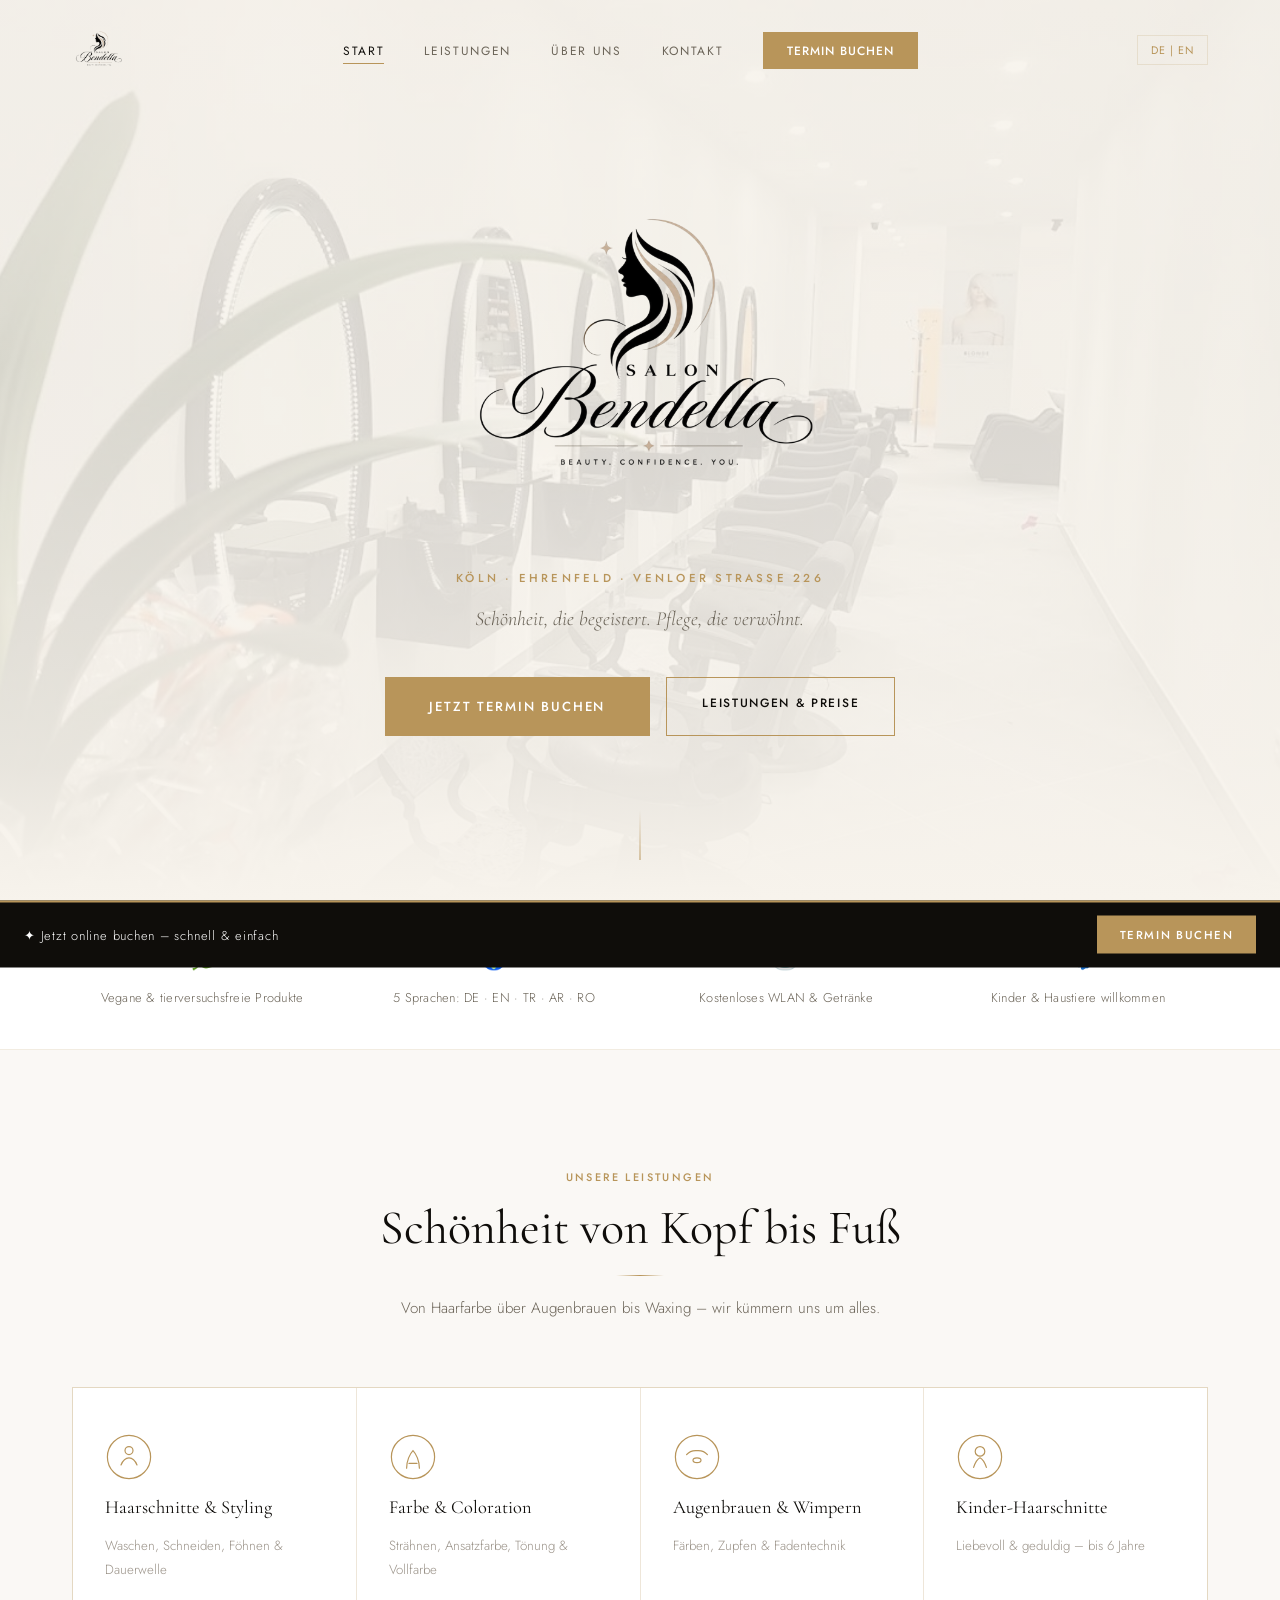
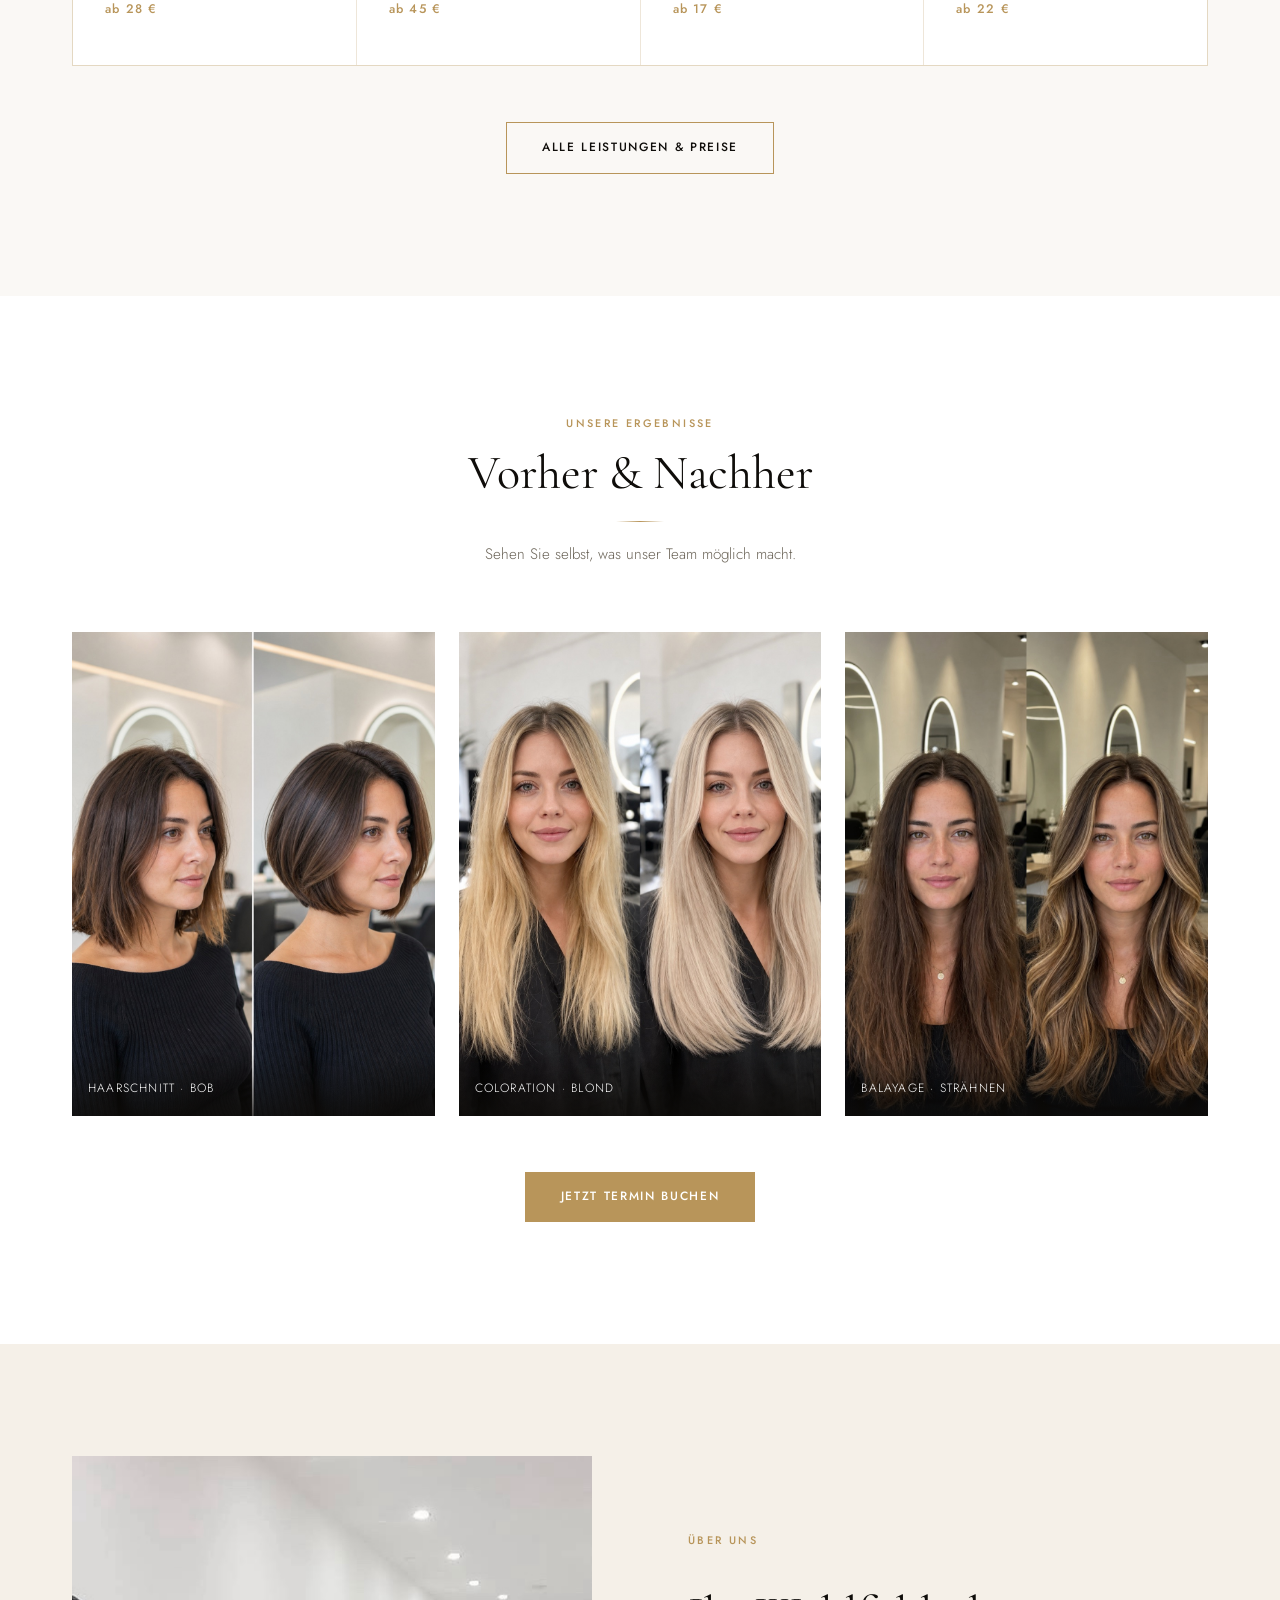
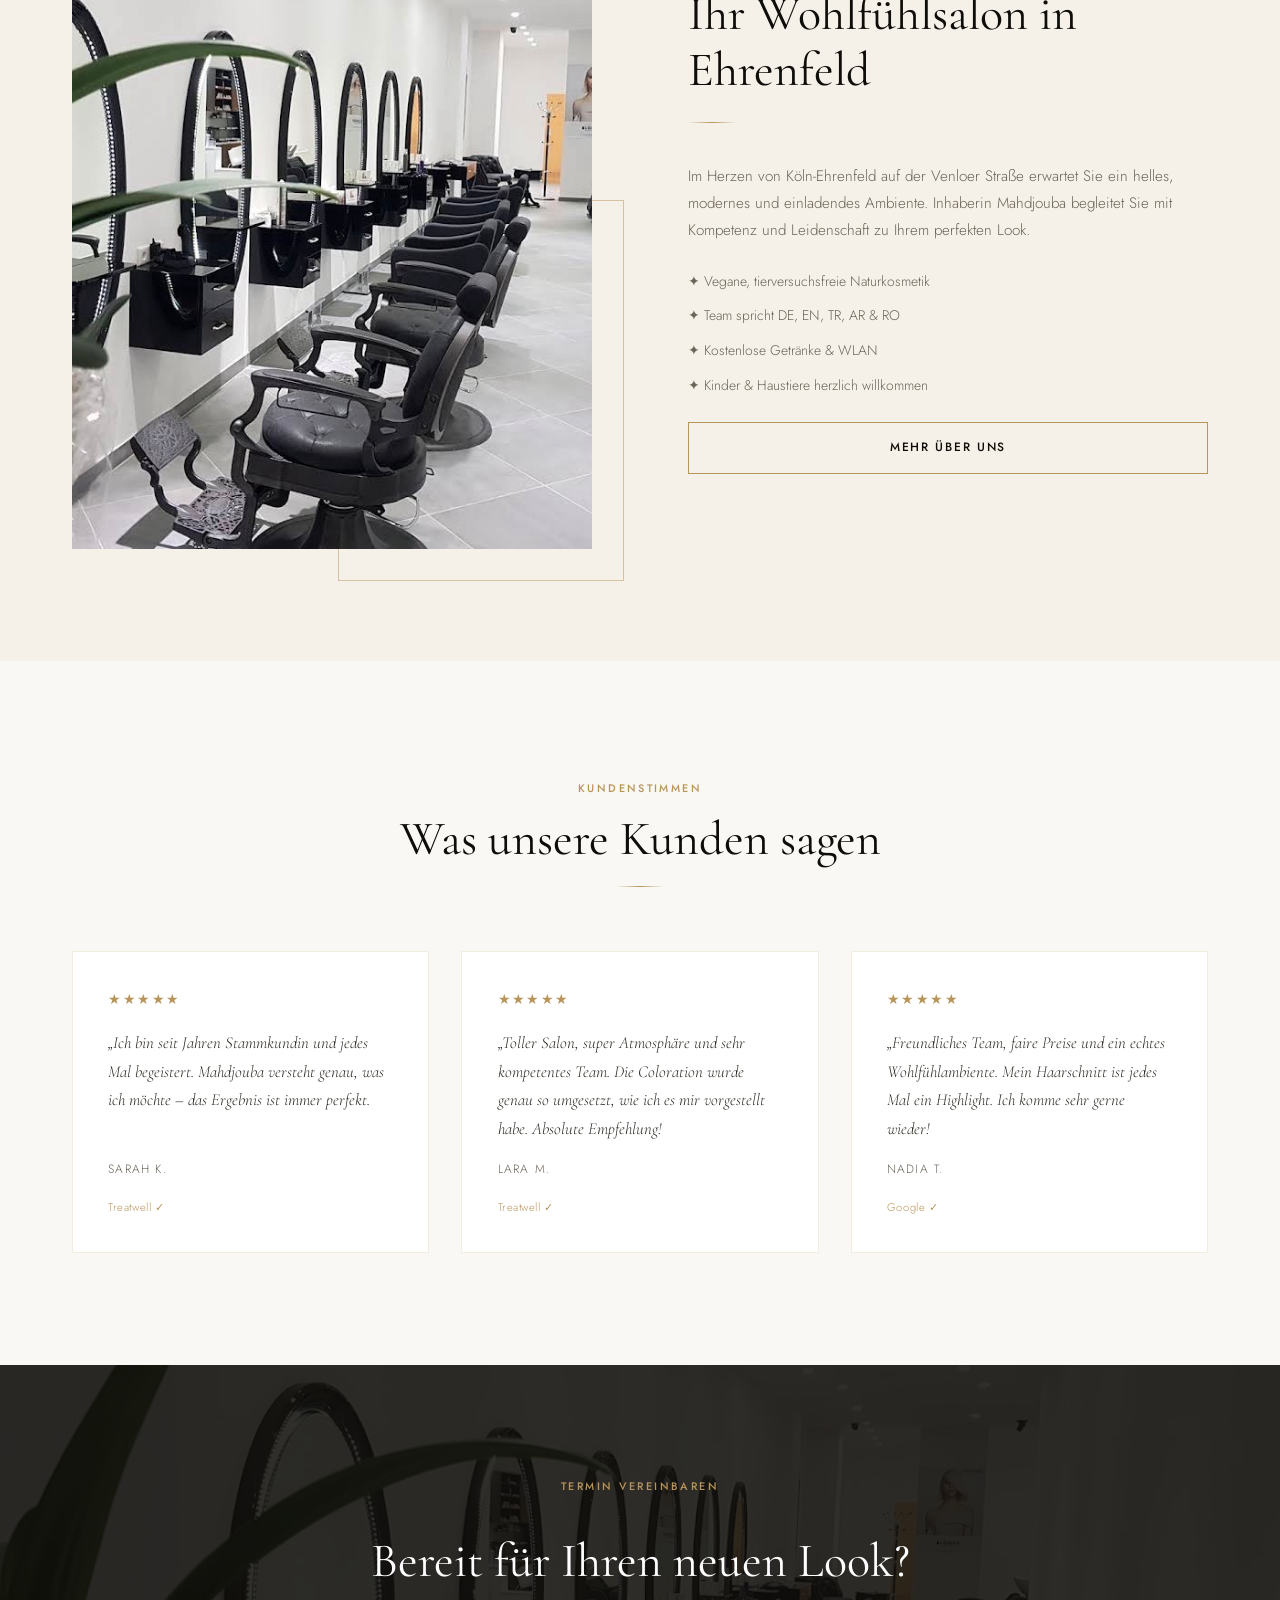
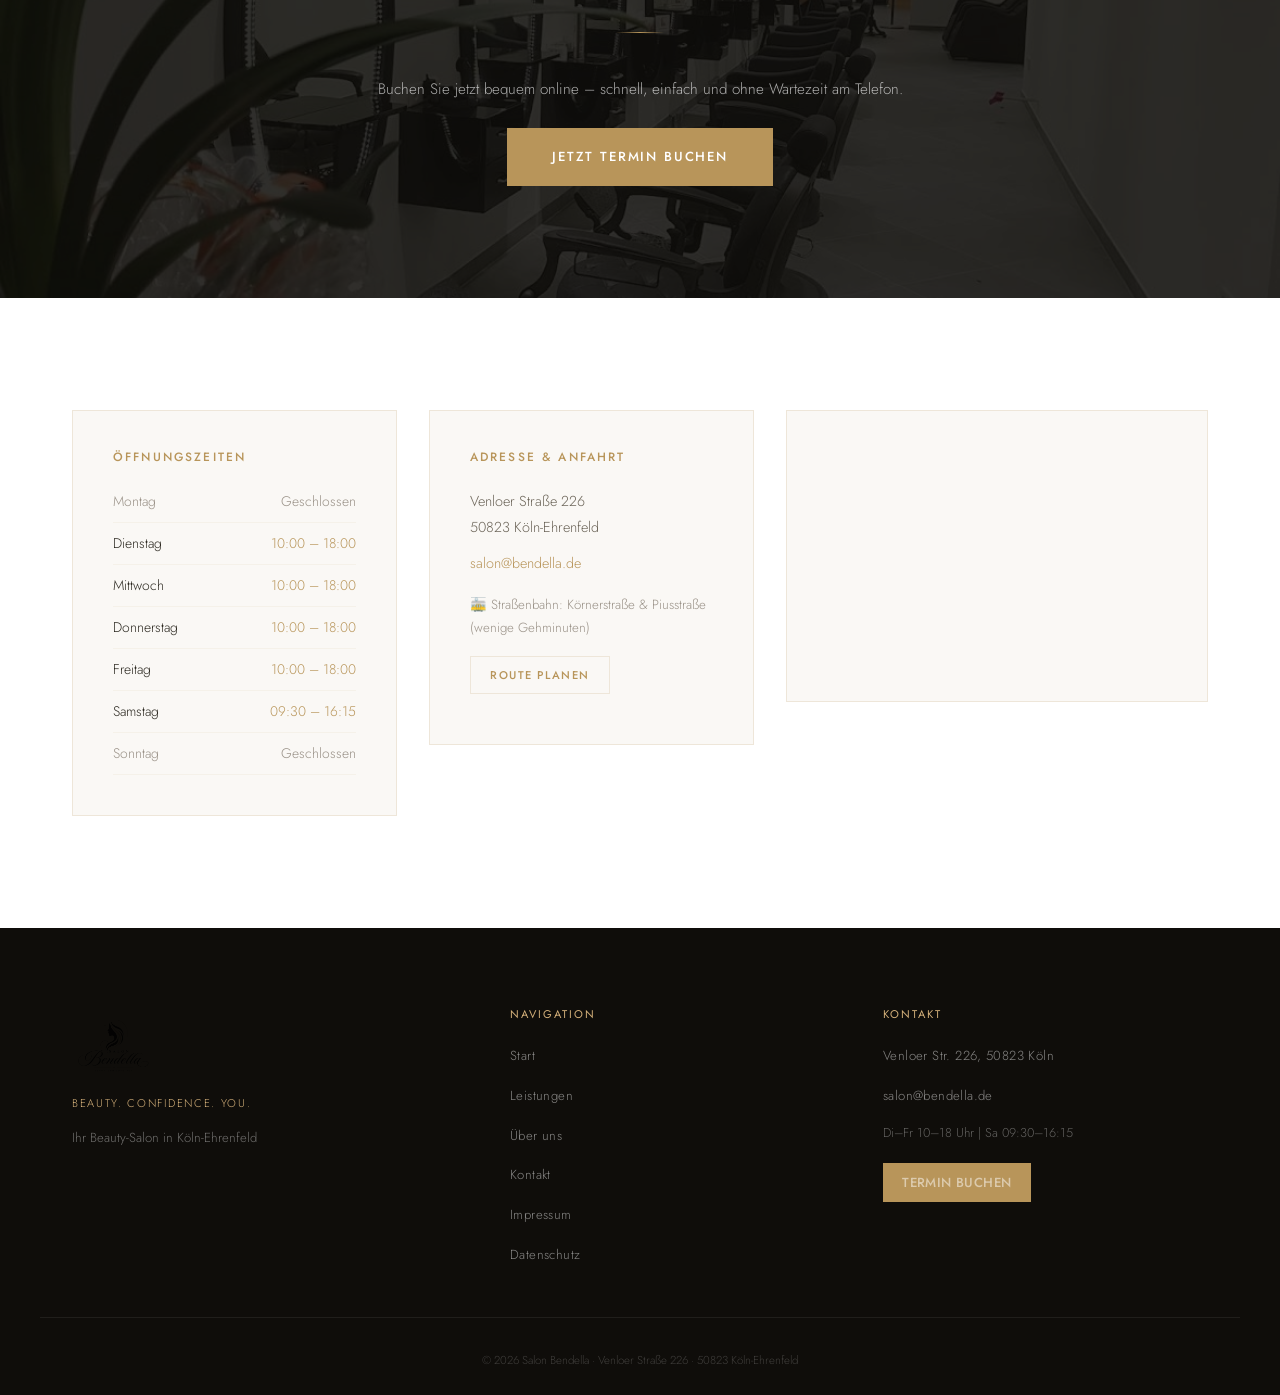
<file: index.html>
<!DOCTYPE html>
<html lang="de">
<head>
  <meta charset="UTF-8" />
  <meta name="viewport" content="width=device-width, initial-scale=1.0" />
  <link rel="preconnect" href="https://fonts.googleapis.com" />
  <link rel="preconnect" href="https://fonts.gstatic.com" crossorigin />
  <link href="https://fonts.googleapis.com/css2?family=Cormorant+Garamond:ital,wght@0,300;0,400;0,600;1,300;1,400&family=Jost:wght@300;400;500&display=swap" rel="stylesheet" />
  <link rel="stylesheet" href="css/style.css" />
  <title>Salon Bendella | Friseur &amp; Beauty – Köln Ehrenfeld</title>
  <meta name="description" content="Salon Bendella – Ihr Beauty-Salon in Köln-Ehrenfeld. Haarschnitte, Colorationen, Augenbrauen &amp; mehr. Jetzt Termin buchen!" />
  <script type="application/ld+json">
  {"@context":"https://schema.org","@type":"HairSalon","name":"Salon Bendella","image":"https://salon-bendella.de/images/salon-interior.jpg","url":"https://salon-bendella.de","email":"salon@bendella.de","address":{"@type":"PostalAddress","streetAddress":"Venloer Straße 226","addressLocality":"Köln","addressRegion":"Nordrhein-Westfalen","postalCode":"50823","addressCountry":"DE"},"geo":{"@type":"GeoCoordinates","latitude":50.948,"longitude":6.919},"openingHoursSpecification":[{"@type":"OpeningHoursSpecification","dayOfWeek":["Tuesday","Wednesday","Thursday","Friday"],"opens":"10:00","closes":"18:00"},{"@type":"OpeningHoursSpecification","dayOfWeek":"Saturday","opens":"09:30","closes":"16:15"}],"priceRange":"€€","sameAs":["https://www.treatwell.de/ort/salon-bendella/"]}
  </script>
</head>
<body>
  <nav id="navbar">
    <div class="nav-inner">
      <a href="index.html" class="nav-logo">
        <img src="images/logo.jpg" alt="Salon Bendella Logo" class="nav-logo-img" />
      </a>
      <ul class="nav-links" id="navLinks">
        <li><a href="index.html"    data-de="Start"      data-en="Home">Start</a></li>
        <li><a href="services.html" data-de="Leistungen" data-en="Services">Leistungen</a></li>
        <li><a href="about.html"    data-de="Über uns"   data-en="About">Über uns</a></li>
        <li><a href="contact.html"  data-de="Kontakt"    data-en="Contact">Kontakt</a></li>
        <li><a href="https://www.treatwell.de/ort/salon-bendella/" target="_blank" class="nav-cta" data-de="Termin buchen" data-en="Book Now">Termin buchen</a></li>
      </ul>
      <div class="nav-right">
        <button class="lang-toggle" id="langToggle" aria-label="Switch language">DE | EN</button>
        <button class="hamburger" id="hamburger" aria-label="Menü"><span></span><span></span><span></span></button>
      </div>
    </div>
  </nav>
  <div class="sticky-booking" id="stickyBar">
    <span class="sticky-booking-text" data-de="✦ Jetzt online buchen – schnell &amp; einfach" data-en="✦ Book online now – quick &amp; easy">✦ Jetzt online buchen – schnell &amp; einfach</span>
    <a href="https://www.treatwell.de/ort/salon-bendella/" target="_blank" class="btn btn-primary" data-de="Termin buchen" data-en="Book Now">Termin buchen</a>
  </div>

  <header class="hero" id="hero">
    <div class="hero-bg">
      <div class="hero-bg-img"></div>
      <div class="hero-bg-gradient"></div>
    </div>
    <div class="hero-content">
      <img src="images/logo.jpg" alt="Salon Bendella" class="hero-logo reveal" />
      <p class="hero-tagline reveal">Köln · Ehrenfeld · Venloer Straße 226</p>
      <p class="hero-sub reveal" data-de="Schönheit, die begeistert. Pflege, die verwöhnt." data-en="Beauty that inspires. Care that indulges.">Schönheit, die begeistert. Pflege, die verwöhnt.</p>
      <div class="hero-actions reveal">
        <a href="https://www.treatwell.de/ort/salon-bendella/" target="_blank" class="btn btn-primary btn-large" data-de="Jetzt Termin buchen" data-en="Book Appointment">Jetzt Termin buchen</a>
        <a href="services.html" class="btn btn-outline" data-de="Leistungen &amp; Preise" data-en="Services &amp; Prices">Leistungen &amp; Preise</a>
      </div>
    </div>
    <div class="hero-scroll"><span></span></div>
  </header>

  <section class="usp-strip">
    <div class="usp-grid">
      <div class="usp-item reveal"><span class="usp-icon">🌿</span><p data-de="Vegane &amp; tierversuchsfreie Produkte" data-en="Vegan &amp; cruelty-free products">Vegane &amp; tierversuchsfreie Produkte</p></div>
      <div class="usp-item reveal"><span class="usp-icon">🌍</span><p data-de="5 Sprachen: DE · EN · TR · AR · RO" data-en="5 languages: DE · EN · TR · AR · RO">5 Sprachen: DE · EN · TR · AR · RO</p></div>
      <div class="usp-item reveal"><span class="usp-icon">☕</span><p data-de="Kostenloses WLAN &amp; Getränke" data-en="Free WiFi &amp; refreshments">Kostenloses WLAN &amp; Getränke</p></div>
      <div class="usp-item reveal"><span class="usp-icon">🐾</span><p data-de="Kinder &amp; Haustiere willkommen" data-en="Kids &amp; pets welcome">Kinder &amp; Haustiere willkommen</p></div>
    </div>
  </section>

  <section class="section services-preview" id="leistungen">
    <div class="container">
      <div class="section-header reveal">
        <span class="section-tag" data-de="Unsere Leistungen" data-en="Our Services">Unsere Leistungen</span>
        <h2 data-de="Schönheit von Kopf bis Fuß" data-en="Beauty from Head to Toe">Schönheit von Kopf bis Fuß</h2>
        <div class="gold-line"></div>
        <p data-de="Von Haarfarbe über Augenbrauen bis Waxing – wir kümmern uns um alles." data-en="From colour to brows and waxing – we take care of it all.">Von Haarfarbe über Augenbrauen bis Waxing – wir kümmern uns um alles.</p>
      </div>
      <div class="services-grid">
        <a href="services.html#haarschnitte" class="service-card reveal">
          <div class="service-icon-wrap"><svg viewBox="0 0 60 60" fill="none"><circle cx="30" cy="30" r="27" stroke="currentColor" stroke-width="1.5"/><path d="M20 40c2-5 5-9 10-9s8 4 10 9" stroke="currentColor" stroke-width="1.5" stroke-linecap="round"/><circle cx="30" cy="22" r="5" stroke="currentColor" stroke-width="1.5"/></svg></div>
          <h3 data-de="Haarschnitte &amp; Styling" data-en="Haircuts &amp; Styling">Haarschnitte &amp; Styling</h3>
          <p data-de="Waschen, Schneiden, Föhnen &amp; Dauerwelle" data-en="Wash, cut, blow-dry &amp; perm">Waschen, Schneiden, Föhnen &amp; Dauerwelle</p>
          <span class="service-from" data-de="ab 28 €" data-en="from €28">ab 28 €</span>
        </a>
        <a href="services.html#farbe" class="service-card reveal">
          <div class="service-icon-wrap"><svg viewBox="0 0 60 60" fill="none"><circle cx="30" cy="30" r="27" stroke="currentColor" stroke-width="1.5"/><path d="M22 44c0-9 4-18 8-22 4 4 8 13 8 22" stroke="currentColor" stroke-width="1.5" stroke-linecap="round"/><path d="M25 38h10" stroke="currentColor" stroke-width="1.5" stroke-linecap="round"/></svg></div>
          <h3 data-de="Farbe &amp; Coloration" data-en="Colour &amp; Colouring">Farbe &amp; Coloration</h3>
          <p data-de="Strähnen, Ansatzfarbe, Tönung &amp; Vollfarbe" data-en="Highlights, root colour, tint &amp; full colour">Strähnen, Ansatzfarbe, Tönung &amp; Vollfarbe</p>
          <span class="service-from" data-de="ab 45 €" data-en="from €45">ab 45 €</span>
        </a>
        <a href="services.html#augenbrauen" class="service-card reveal">
          <div class="service-icon-wrap"><svg viewBox="0 0 60 60" fill="none"><circle cx="30" cy="30" r="27" stroke="currentColor" stroke-width="1.5"/><path d="M17 27c5-6 11-5 13-5s8-1 13 5" stroke="currentColor" stroke-width="1.5" stroke-linecap="round"/><ellipse cx="30" cy="34" rx="5" ry="3" stroke="currentColor" stroke-width="1.5"/></svg></div>
          <h3 data-de="Augenbrauen &amp; Wimpern" data-en="Brows &amp; Lashes">Augenbrauen &amp; Wimpern</h3>
          <p data-de="Färben, Zupfen &amp; Fadentechnik" data-en="Tinting, threading &amp; shaping">Färben, Zupfen &amp; Fadentechnik</p>
          <span class="service-from" data-de="ab 17 €" data-en="from €17">ab 17 €</span>
        </a>
        <a href="services.html#kinder" class="service-card reveal">
          <div class="service-icon-wrap"><svg viewBox="0 0 60 60" fill="none"><circle cx="30" cy="30" r="27" stroke="currentColor" stroke-width="1.5"/><path d="M22 43c2-6 4-10 8-12 4 2 6 6 8 12" stroke="currentColor" stroke-width="1.5" stroke-linecap="round"/><circle cx="30" cy="23" r="6" stroke="currentColor" stroke-width="1.5"/></svg></div>
          <h3 data-de="Kinder-Haarschnitte" data-en="Children's Haircuts">Kinder-Haarschnitte</h3>
          <p data-de="Liebevoll &amp; geduldig – bis 6 Jahre" data-en="Caring &amp; patient – up to 6 years">Liebevoll &amp; geduldig – bis 6 Jahre</p>
          <span class="service-from" data-de="ab 22 €" data-en="from €22">ab 22 €</span>
        </a>
      </div>
      <div class="section-cta reveal">
        <a href="services.html" class="btn btn-outline" data-de="Alle Leistungen &amp; Preise" data-en="All Services &amp; Prices">Alle Leistungen &amp; Preise</a>
      </div>
    </div>
  </section>

  <section class="section gallery-section" id="galerie">
    <div class="container">
      <div class="section-header reveal">
        <span class="section-tag" data-de="Unsere Ergebnisse" data-en="Our Results">Unsere Ergebnisse</span>
        <h2 data-de="Vorher &amp; Nachher" data-en="Before &amp; After">Vorher &amp; Nachher</h2>
        <div class="gold-line"></div>
        <p data-de="Sehen Sie selbst, was unser Team möglich macht." data-en="See for yourself what our team can achieve.">Sehen Sie selbst, was unser Team möglich macht.</p>
      </div>
      <div class="gallery-grid">
        <div class="gallery-item reveal">
          <img src="images/before-after-1.jpg" alt="Vorher Nachher Haarschnitt Bob Salon Bendella Köln" loading="lazy" />
          <div class="gallery-label" data-de="Haarschnitt · Bob" data-en="Haircut · Bob">Haarschnitt · Bob</div>
        </div>
        <div class="gallery-item reveal">
          <img src="images/before-after-2.jpg" alt="Vorher Nachher Blonde Coloration Salon Bendella Köln" loading="lazy" />
          <div class="gallery-label" data-de="Coloration · Blond" data-en="Colour · Blonde">Coloration · Blond</div>
        </div>
        <div class="gallery-item reveal">
          <img src="images/before-after-3.jpg" alt="Vorher Nachher Balayage Salon Bendella Köln" loading="lazy" />
          <div class="gallery-label" data-de="Balayage · Strähnen" data-en="Balayage · Highlights">Balayage · Strähnen</div>
        </div>
      </div>
      <div class="section-cta reveal">
        <a href="https://www.treatwell.de/ort/salon-bendella/" target="_blank" class="btn btn-primary" data-de="Jetzt Termin buchen" data-en="Book Now">Jetzt Termin buchen</a>
      </div>
    </div>
  </section>

  <section class="section about-teaser" id="ueber-uns">
    <div class="about-split">
      <div class="about-image-frame reveal">
        <img src="images/salon-interior.jpg" alt="Salon Bendella Innenraum Köln Ehrenfeld" />
        <div class="about-accent-box"></div>
      </div>
      <div class="about-text reveal">
        <span class="section-tag" data-de="Über uns" data-en="About Us">Über uns</span>
        <h2 data-de="Ihr Wohlfühlsalon in Ehrenfeld" data-en="Your Wellness Salon in Ehrenfeld">Ihr Wohlfühlsalon in Ehrenfeld</h2>
        <div class="gold-line" style="margin:0 0 1rem;"></div>
        <p data-de="Im Herzen von Köln-Ehrenfeld auf der Venloer Straße erwartet Sie ein helles, modernes und einladendes Ambiente. Inhaberin Mahdjouba begleitet Sie mit Kompetenz und Leidenschaft zu Ihrem perfekten Look." data-en="In the heart of Cologne-Ehrenfeld on Venloer Straße, a bright, modern and welcoming ambience awaits you. Owner Mahdjouba guides you with expertise and passion to your perfect look.">Im Herzen von Köln-Ehrenfeld auf der Venloer Straße erwartet Sie ein helles, modernes und einladendes Ambiente. Inhaberin Mahdjouba begleitet Sie mit Kompetenz und Leidenschaft zu Ihrem perfekten Look.</p>
        <ul class="about-features">
          <li data-de="✦ Vegane, tierversuchsfreie Naturkosmetik" data-en="✦ Vegan, cruelty-free natural cosmetics">✦ Vegane, tierversuchsfreie Naturkosmetik</li>
          <li data-de="✦ Team spricht DE, EN, TR, AR &amp; RO" data-en="✦ Team speaks DE, EN, TR, AR &amp; RO">✦ Team spricht DE, EN, TR, AR &amp; RO</li>
          <li data-de="✦ Kostenlose Getränke &amp; WLAN" data-en="✦ Free drinks &amp; WiFi">✦ Kostenlose Getränke &amp; WLAN</li>
          <li data-de="✦ Kinder &amp; Haustiere herzlich willkommen" data-en="✦ Kids &amp; pets warmly welcome">✦ Kinder &amp; Haustiere herzlich willkommen</li>
        </ul>
        <a href="about.html" class="btn btn-outline" data-de="Mehr über uns" data-en="Learn More">Mehr über uns</a>
      </div>
    </div>
  </section>

  <section class="section reviews-section" id="bewertungen">
    <div class="container">
      <div class="section-header reveal">
        <span class="section-tag" data-de="Kundenstimmen" data-en="Client Reviews">Kundenstimmen</span>
        <h2 data-de="Was unsere Kunden sagen" data-en="What Our Clients Say">Was unsere Kunden sagen</h2>
        <div class="gold-line"></div>
      </div>
      <div class="reviews-grid">
        <div class="review-card reveal">
          <div class="review-stars">★★★★★</div>
          <p class="review-text" data-de="„Ich bin seit Jahren Stammkundin und jedes Mal begeistert. Mahdjouba versteht genau, was ich möchte – das Ergebnis ist immer perfekt."" data-en="„I've been a regular for years and am always delighted. Mahdjouba knows exactly what I want – the result is always perfect."">„Ich bin seit Jahren Stammkundin und jedes Mal begeistert. Mahdjouba versteht genau, was ich möchte – das Ergebnis ist immer perfekt."</p>
          <span class="review-author">Sarah K.</span>
          <span class="review-source">Treatwell ✓</span>
        </div>
        <div class="review-card reveal">
          <div class="review-stars">★★★★★</div>
          <p class="review-text" data-de="„Toller Salon, super Atmosphäre und sehr kompetentes Team. Die Coloration wurde genau so umgesetzt, wie ich es mir vorgestellt habe. Absolute Empfehlung!"" data-en="„Great salon, wonderful atmosphere and very skilled team. The colour was done exactly as I imagined. Highly recommend!"">„Toller Salon, super Atmosphäre und sehr kompetentes Team. Die Coloration wurde genau so umgesetzt, wie ich es mir vorgestellt habe. Absolute Empfehlung!"</p>
          <span class="review-author">Lara M.</span>
          <span class="review-source">Treatwell ✓</span>
        </div>
        <div class="review-card reveal">
          <div class="review-stars">★★★★★</div>
          <p class="review-text" data-de="„Freundliches Team, faire Preise und ein echtes Wohlfühlambiente. Mein Haarschnitt ist jedes Mal ein Highlight. Ich komme sehr gerne wieder!"" data-en="„Friendly team, fair prices and a truly welcoming atmosphere. My haircut is always a highlight. I always look forward to coming back!"">„Freundliches Team, faire Preise und ein echtes Wohlfühlambiente. Mein Haarschnitt ist jedes Mal ein Highlight. Ich komme sehr gerne wieder!"</p>
          <span class="review-author">Nadia T.</span>
          <span class="review-source">Google ✓</span>
        </div>
      </div>
    </div>
  </section>

  <section class="section booking-cta" id="buchen">
    <div class="booking-cta-overlay"></div>
    <div class="container">
      <div class="booking-inner reveal">
        <span class="section-tag" data-de="Termin vereinbaren" data-en="Book an Appointment">Termin vereinbaren</span>
        <h2 data-de="Bereit für Ihren neuen Look?" data-en="Ready for Your New Look?">Bereit für Ihren neuen Look?</h2>
        <div class="gold-line"></div>
        <p data-de="Buchen Sie jetzt bequem online – schnell, einfach und ohne Wartezeit am Telefon." data-en="Book online now – quick, easy and without waiting on the phone.">Buchen Sie jetzt bequem online – schnell, einfach und ohne Wartezeit am Telefon.</p>
        <a href="https://www.treatwell.de/ort/salon-bendella/" target="_blank" class="btn btn-primary btn-large" data-de="Jetzt Termin buchen" data-en="Book Appointment Now">Jetzt Termin buchen</a>
      </div>
    </div>
  </section>

  <section class="section info-section" id="info">
    <div class="container">
      <div class="info-grid">
        <div class="info-card reveal">
          <h3 data-de="Öffnungszeiten" data-en="Opening Hours">Öffnungszeiten</h3>
          <ul class="hours-list">
            <li><span data-de="Montag" data-en="Monday">Montag</span><span data-de="Geschlossen" data-en="Closed">Geschlossen</span></li>
            <li class="open"><span data-de="Dienstag" data-en="Tuesday">Dienstag</span><span>10:00 – 18:00</span></li>
            <li class="open"><span data-de="Mittwoch" data-en="Wednesday">Mittwoch</span><span>10:00 – 18:00</span></li>
            <li class="open"><span data-de="Donnerstag" data-en="Thursday">Donnerstag</span><span>10:00 – 18:00</span></li>
            <li class="open"><span data-de="Freitag" data-en="Friday">Freitag</span><span>10:00 – 18:00</span></li>
            <li class="open"><span data-de="Samstag" data-en="Saturday">Samstag</span><span>09:30 – 16:15</span></li>
            <li><span data-de="Sonntag" data-en="Sunday">Sonntag</span><span data-de="Geschlossen" data-en="Closed">Geschlossen</span></li>
          </ul>
        </div>
        <div class="info-card reveal">
          <h3 data-de="Adresse &amp; Anfahrt" data-en="Address &amp; Directions">Adresse &amp; Anfahrt</h3>
          <address>
            <p>Venloer Straße 226<br>50823 Köln-Ehrenfeld</p>
            <p><a href="mailto:salon@bendella.de">salon@bendella.de</a></p>
          </address>
          <p class="transit-note" data-de="🚋 Straßenbahn: Körnerstraße &amp; Piusstraße (wenige Gehminuten)" data-en="🚋 Tram: Körnerstraße &amp; Piusstraße (a few minutes walk)">🚋 Straßenbahn: Körnerstraße &amp; Piusstraße (wenige Gehminuten)</p>
          <a href="https://maps.google.com/?q=Venloer+Straße+226,+50823+Köln" target="_blank" class="btn btn-ghost btn-sm" data-de="Route planen" data-en="Get Directions">Route planen</a>
        </div>
        <div class="info-card map-card reveal">
          <iframe src="https://www.google.com/maps/embed?pb=!1m18!1m12!1m3!1d2513.5!2d6.9189!3d50.9481!2m3!1f0!2f0!3f0!3m2!1i1024!2i768!4f13.1!3m3!1m2!1s0x47bf25a9e5a60001%3A0x1!2sVenloer+Stra%C3%9Fe+226%2C+50823+K%C3%B6ln!5e0!3m2!1sde!2sde!4v1600000000000"
            width="100%" height="100%" style="border:0;min-height:280px;" allowfullscreen="" loading="lazy" title="Salon Bendella Standort"></iframe>
        </div>
      </div>
    </div>
  </section>

  <footer class="site-footer">
    <div class="footer-inner">
      <div class="footer-brand">
        <img src="images/logo.jpg" alt="Salon Bendella" class="footer-logo" />
        <span class="footer-tagline">BEAUTY. CONFIDENCE. YOU.</span>
        <p data-de="Ihr Beauty-Salon in Köln-Ehrenfeld" data-en="Your Beauty Salon in Cologne-Ehrenfeld">Ihr Beauty-Salon in Köln-Ehrenfeld</p>
      </div>
      <div class="footer-col">
        <h4 data-de="Navigation" data-en="Navigation">Navigation</h4>
        <ul>
          <li><a href="index.html"    data-de="Start"        data-en="Home">Start</a></li>
          <li><a href="services.html" data-de="Leistungen"   data-en="Services">Leistungen</a></li>
          <li><a href="about.html"    data-de="Über uns"     data-en="About">Über uns</a></li>
          <li><a href="contact.html"  data-de="Kontakt"      data-en="Contact">Kontakt</a></li>
          <li><a href="impressum.html"   data-de="Impressum"    data-en="Imprint">Impressum</a></li>
          <li><a href="datenschutz.html" data-de="Datenschutz"  data-en="Privacy">Datenschutz</a></li>
        </ul>
      </div>
      <div class="footer-col">
        <h4 data-de="Kontakt" data-en="Contact">Kontakt</h4>
        <ul>
          <li><a href="https://maps.google.com/?q=Venloer+Straße+226,+50823+Köln" target="_blank">Venloer Str. 226, 50823 Köln</a></li>
          <li><a href="mailto:salon@bendella.de">salon@bendella.de</a></li>
          <li style="color:rgba(255,255,255,0.35);font-size:0.8rem;" data-de="Di–Fr 10–18 Uhr | Sa 09:30–16:15" data-en="Tue–Fri 10–18 | Sat 09:30–16:15">Di–Fr 10–18 Uhr | Sa 09:30–16:15</li>
        </ul>
        <a href="https://www.treatwell.de/ort/salon-bendella/" target="_blank" class="btn btn-primary btn-sm" style="margin-top:1.2rem;display:inline-block;" data-de="Termin buchen" data-en="Book Now">Termin buchen</a>
      </div>
    </div>
    <p class="footer-copy">© 2026 Salon Bendella · Venloer Straße 226 · 50823 Köln-Ehrenfeld</p>
  </footer>
  <script src="js/main.js"></script>

</body>
</html>
</file>
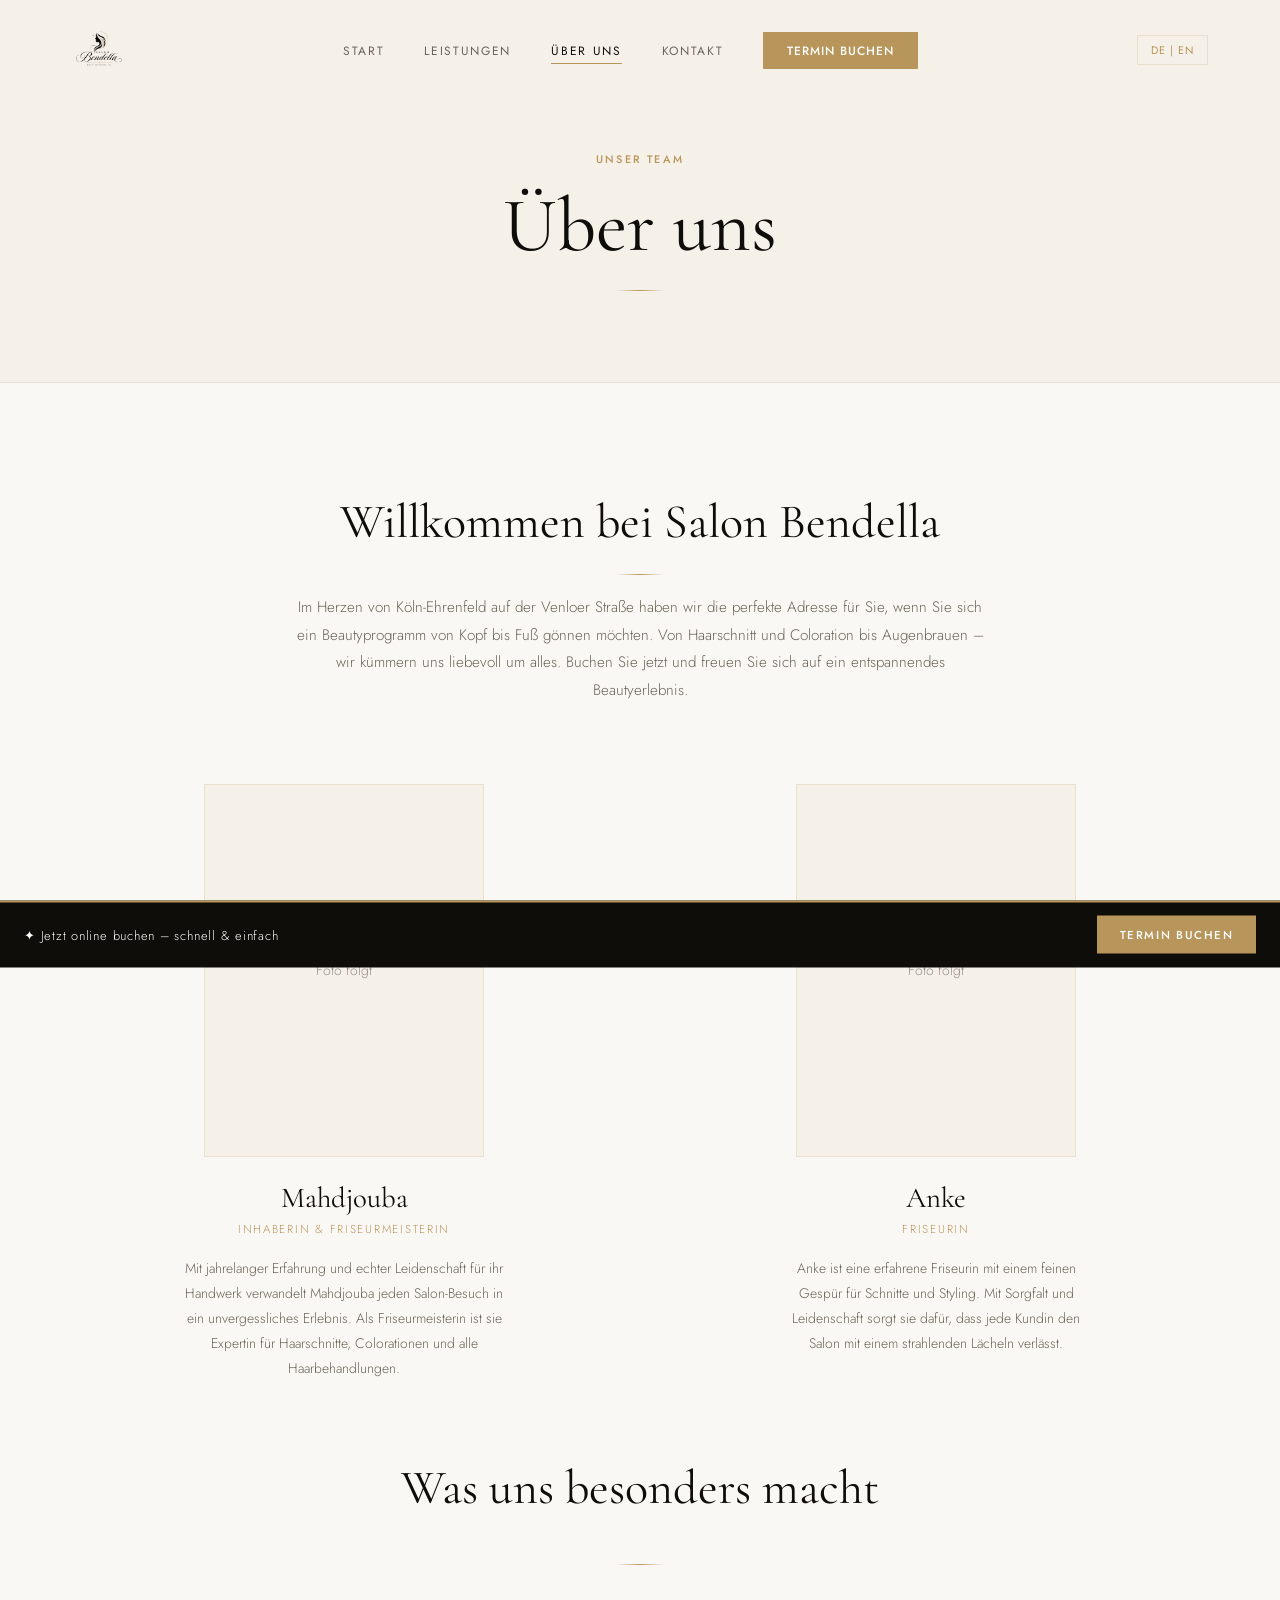
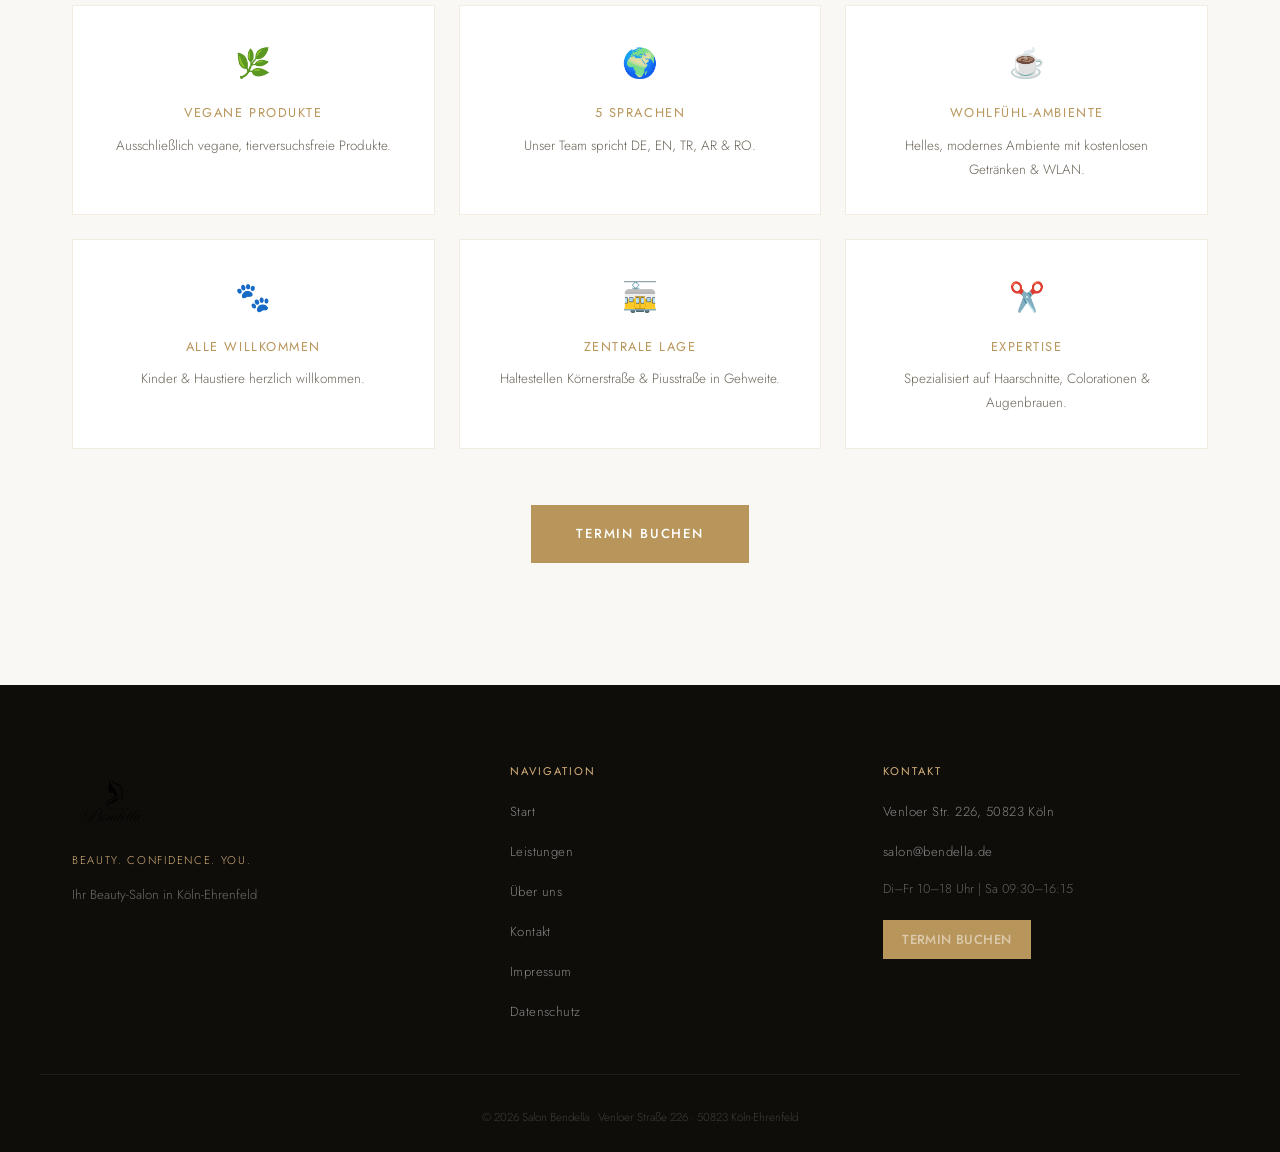
<file: about.html>
<!DOCTYPE html>
<html lang="de">
<head>
  <meta charset="UTF-8" />
  <meta name="viewport" content="width=device-width, initial-scale=1.0" />
  <link rel="preconnect" href="https://fonts.googleapis.com" />
  <link rel="preconnect" href="https://fonts.gstatic.com" crossorigin />
  <link href="https://fonts.googleapis.com/css2?family=Cormorant+Garamond:ital,wght@0,300;0,400;0,600;1,300;1,400&family=Jost:wght@300;400;500&display=swap" rel="stylesheet" />
  <link rel="stylesheet" href="css/style.css" />
  <title>Über uns | Salon Bendella Köln</title>
  <meta name="description" content="Das Team von Salon Bendella: Inhaberin Mahdjouba &amp; Anke. Vegane Produkte, 5 Sprachen, modernes Ambiente in Köln-Ehrenfeld." />
</head>
<body>
  <nav id="navbar">
    <div class="nav-inner">
      <a href="index.html" class="nav-logo">
        <img src="images/logo.jpg" alt="Salon Bendella Logo" class="nav-logo-img" />
      </a>
      <ul class="nav-links" id="navLinks">
        <li><a href="index.html"    data-de="Start"      data-en="Home">Start</a></li>
        <li><a href="services.html" data-de="Leistungen" data-en="Services">Leistungen</a></li>
        <li><a href="about.html"    data-de="Über uns"   data-en="About">Über uns</a></li>
        <li><a href="contact.html"  data-de="Kontakt"    data-en="Contact">Kontakt</a></li>
        <li><a href="https://www.treatwell.de/ort/salon-bendella/" target="_blank" class="nav-cta" data-de="Termin buchen" data-en="Book Now">Termin buchen</a></li>
      </ul>
      <div class="nav-right">
        <button class="lang-toggle" id="langToggle" aria-label="Switch language">DE | EN</button>
        <button class="hamburger" id="hamburger" aria-label="Menü"><span></span><span></span><span></span></button>
      </div>
    </div>
  </nav>  <div class="sticky-booking" id="stickyBar">
    <span class="sticky-booking-text" data-de="✦ Jetzt online buchen – schnell &amp; einfach" data-en="✦ Book online now – quick &amp; easy">✦ Jetzt online buchen – schnell &amp; einfach</span>
    <a href="https://www.treatwell.de/ort/salon-bendella/" target="_blank" class="btn btn-primary" data-de="Termin buchen" data-en="Book Now">Termin buchen</a>
  </div>
  <header class="page-hero"><div class="page-hero-content"><span class="section-tag">Unser Team</span><h1 data-de="Über uns" data-en="About Us">Über uns</h1><div class="gold-line"></div></div></header>
  <section class="section about-full"><div class="container">
    <div class="about-intro reveal">
      <h2 data-de="Willkommen bei Salon Bendella" data-en="Welcome to Salon Bendella">Willkommen bei Salon Bendella</h2>
      <div class="gold-line"></div>
      <p data-de="Im Herzen von Köln-Ehrenfeld auf der Venloer Straße haben wir die perfekte Adresse für Sie, wenn Sie sich ein Beautyprogramm von Kopf bis Fuß gönnen möchten. Von Haarschnitt und Coloration bis Augenbrauen – wir kümmern uns liebevoll um alles. Buchen Sie jetzt und freuen Sie sich auf ein entspannendes Beautyerlebnis." data-en="In the heart of Cologne-Ehrenfeld on Venloer Straße, we have the perfect address for you. From haircuts and colour to brows – we take care of everything. Book now and look forward to a relaxing beauty experience.">Im Herzen von Köln-Ehrenfeld auf der Venloer Straße haben wir die perfekte Adresse für Sie, wenn Sie sich ein Beautyprogramm von Kopf bis Fuß gönnen möchten. Von Haarschnitt und Coloration bis Augenbrauen – wir kümmern uns liebevoll um alles. Buchen Sie jetzt und freuen Sie sich auf ein entspannendes Beautyerlebnis.</p>
    </div>
    <div class="team-grid reveal">
      <div class="team-card">
        <div class="team-photo-placeholder"><p data-de="Foto folgt" data-en="Photo coming soon">Foto folgt</p></div>
        <h3>Mahdjouba</h3>
        <span class="team-role" data-de="Inhaberin &amp; Friseurmeisterin" data-en="Owner &amp; Master Hairdresser">Inhaberin &amp; Friseurmeisterin</span>
        <p data-de="Mit jahrelanger Erfahrung und echter Leidenschaft für ihr Handwerk verwandelt Mahdjouba jeden Salon-Besuch in ein unvergessliches Erlebnis. Als Friseurmeisterin ist sie Expertin für Haarschnitte, Colorationen und alle Haarbehandlungen." data-en="With years of experience and genuine passion, Mahdjouba turns every salon visit into an unforgettable experience. She is an expert in cuts, colour and all hair treatments.">Mit jahrelanger Erfahrung und echter Leidenschaft für ihr Handwerk verwandelt Mahdjouba jeden Salon-Besuch in ein unvergessliches Erlebnis. Als Friseurmeisterin ist sie Expertin für Haarschnitte, Colorationen und alle Haarbehandlungen.</p>
      </div>
      <div class="team-card">
        <div class="team-photo-placeholder"><p data-de="Foto folgt" data-en="Photo coming soon">Foto folgt</p></div>
        <h3>Anke</h3>
        <span class="team-role" data-de="Friseurin" data-en="Hairdresser">Friseurin</span>
        <p data-de="Anke ist eine erfahrene Friseurin mit einem feinen Gespür für Schnitte und Styling. Mit Sorgfalt und Leidenschaft sorgt sie dafür, dass jede Kundin den Salon mit einem strahlenden Lächeln verlässt." data-en="Anke is an experienced hairdresser with a fine instinct for cuts and styling. With care and passion, she ensures every client leaves with a radiant smile.">Anke ist eine erfahrene Friseurin mit einem feinen Gespür für Schnitte und Styling. Mit Sorgfalt und Leidenschaft sorgt sie dafür, dass jede Kundin den Salon mit einem strahlenden Lächeln verlässt.</p>
      </div>
    </div>
    <div class="values-section reveal">
      <h2 data-de="Was uns besonders macht" data-en="What Makes Us Special">Was uns besonders macht</h2>
      <div class="gold-line"></div>
      <div class="values-grid" style="margin-top:2.5rem;">
        <div class="value-card"><span class="value-icon">🌿</span><h4 data-de="Vegane Produkte" data-en="Vegan Products">Vegane Produkte</h4><p data-de="Ausschließlich vegane, tierversuchsfreie Produkte." data-en="Exclusively vegan, cruelty-free products.">Ausschließlich vegane, tierversuchsfreie Produkte.</p></div>
        <div class="value-card"><span class="value-icon">🌍</span><h4 data-de="5 Sprachen" data-en="5 Languages">5 Sprachen</h4><p data-de="Unser Team spricht DE, EN, TR, AR &amp; RO." data-en="Our team speaks DE, EN, TR, AR &amp; RO.">Unser Team spricht DE, EN, TR, AR &amp; RO.</p></div>
        <div class="value-card"><span class="value-icon">☕</span><h4 data-de="Wohlfühl-Ambiente" data-en="Welcoming Atmosphere">Wohlfühl-Ambiente</h4><p data-de="Helles, modernes Ambiente mit kostenlosen Getränken &amp; WLAN." data-en="Bright, modern ambience with free drinks &amp; WiFi.">Helles, modernes Ambiente mit kostenlosen Getränken &amp; WLAN.</p></div>
        <div class="value-card"><span class="value-icon">🐾</span><h4 data-de="Alle willkommen" data-en="Everyone Welcome">Alle willkommen</h4><p data-de="Kinder &amp; Haustiere herzlich willkommen." data-en="Children &amp; pets warmly welcome.">Kinder &amp; Haustiere herzlich willkommen.</p></div>
        <div class="value-card"><span class="value-icon">🚋</span><h4 data-de="Zentrale Lage" data-en="Central Location">Zentrale Lage</h4><p data-de="Haltestellen Körnerstraße &amp; Piusstraße in Gehweite." data-en="Stops Körnerstraße &amp; Piusstraße within walking distance.">Haltestellen Körnerstraße &amp; Piusstraße in Gehweite.</p></div>
        <div class="value-card"><span class="value-icon">✂️</span><h4 data-de="Expertise" data-en="Expertise">Expertise</h4><p data-de="Spezialisiert auf Haarschnitte, Colorationen &amp; Augenbrauen." data-en="Specialised in haircuts, colour &amp; brows.">Spezialisiert auf Haarschnitte, Colorationen &amp; Augenbrauen.</p></div>
      </div>
    </div>
    <div class="section-cta reveal"><a href="https://www.treatwell.de/ort/salon-bendella/" target="_blank" class="btn btn-primary btn-large" data-de="Termin buchen" data-en="Book Now">Termin buchen</a></div>
  </div></section>
  <footer class="site-footer">
    <div class="footer-inner">
      <div class="footer-brand">
        <img src="images/logo.jpg" alt="Salon Bendella" class="footer-logo" />
        <span class="footer-tagline">BEAUTY. CONFIDENCE. YOU.</span>
        <p data-de="Ihr Beauty-Salon in Köln-Ehrenfeld" data-en="Your Beauty Salon in Cologne-Ehrenfeld">Ihr Beauty-Salon in Köln-Ehrenfeld</p>
      </div>
      <div class="footer-col">
        <h4 data-de="Navigation" data-en="Navigation">Navigation</h4>
        <ul>
          <li><a href="index.html"    data-de="Start"        data-en="Home">Start</a></li>
          <li><a href="services.html" data-de="Leistungen"   data-en="Services">Leistungen</a></li>
          <li><a href="about.html"    data-de="Über uns"     data-en="About">Über uns</a></li>
          <li><a href="contact.html"  data-de="Kontakt"      data-en="Contact">Kontakt</a></li>
          <li><a href="impressum.html"   data-de="Impressum"    data-en="Imprint">Impressum</a></li>
          <li><a href="datenschutz.html" data-de="Datenschutz"  data-en="Privacy">Datenschutz</a></li>
        </ul>
      </div>
      <div class="footer-col">
        <h4 data-de="Kontakt" data-en="Contact">Kontakt</h4>
        <ul>
          <li><a href="https://maps.google.com/?q=Venloer+Straße+226,+50823+Köln" target="_blank">Venloer Str. 226, 50823 Köln</a></li>
          <li><a href="mailto:salon@bendella.de">salon@bendella.de</a></li>
          <li style="color:rgba(255,255,255,0.35);font-size:0.8rem;" data-de="Di–Fr 10–18 Uhr | Sa 09:30–16:15" data-en="Tue–Fri 10–18 | Sat 09:30–16:15">Di–Fr 10–18 Uhr | Sa 09:30–16:15</li>
        </ul>
        <a href="https://www.treatwell.de/ort/salon-bendella/" target="_blank" class="btn btn-primary btn-sm" style="margin-top:1.2rem;display:inline-block;" data-de="Termin buchen" data-en="Book Now">Termin buchen</a>
      </div>
    </div>
    <p class="footer-copy">© 2026 Salon Bendella · Venloer Straße 226 · 50823 Köln-Ehrenfeld</p>
  </footer>  <script src="js/main.js"></script>

</body></html>
</file>
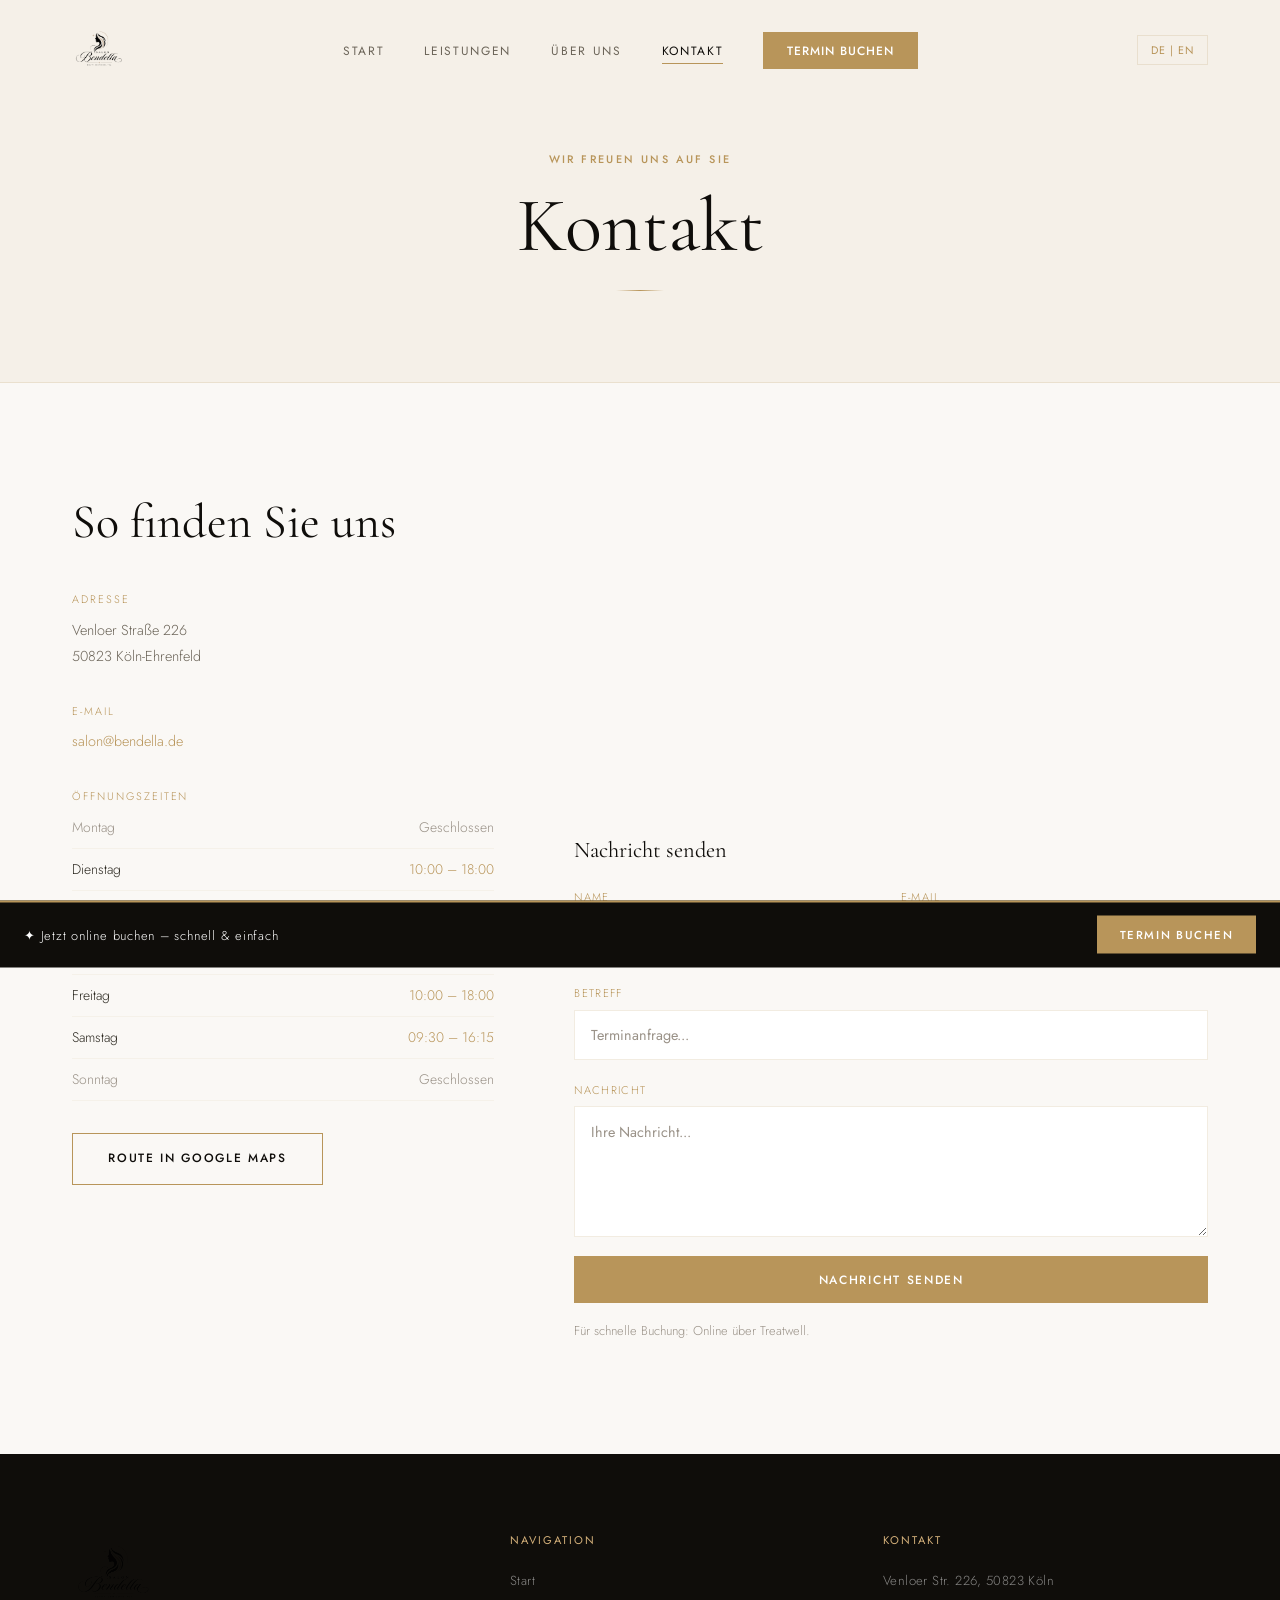
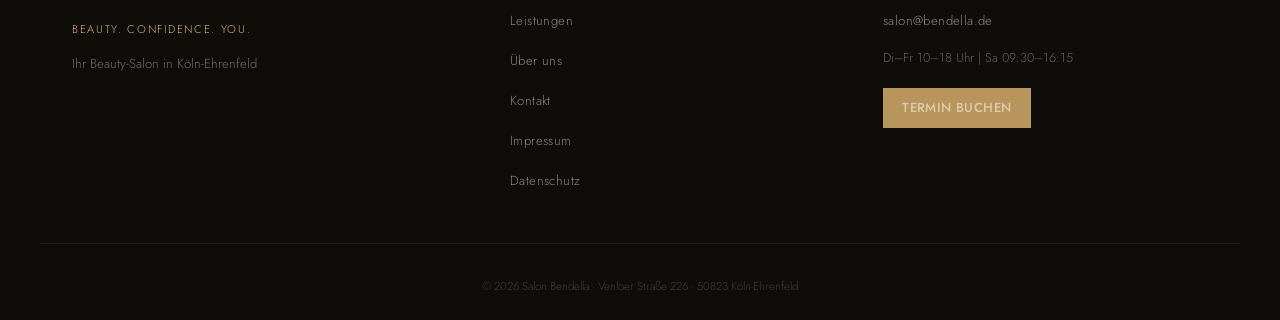
<file: contact.html>
<!DOCTYPE html>
<html lang="de">
<head>
  <meta charset="UTF-8" />
  <meta name="viewport" content="width=device-width, initial-scale=1.0" />
  <link rel="preconnect" href="https://fonts.googleapis.com" />
  <link rel="preconnect" href="https://fonts.gstatic.com" crossorigin />
  <link href="https://fonts.googleapis.com/css2?family=Cormorant+Garamond:ital,wght@0,300;0,400;0,600;1,300;1,400&family=Jost:wght@300;400;500&display=swap" rel="stylesheet" />
  <link rel="stylesheet" href="css/style.css" />
  <title>Kontakt &amp; Anfahrt | Salon Bendella Köln Ehrenfeld</title>
  <meta name="description" content="Salon Bendella Köln-Ehrenfeld – Venloer Straße 226. Öffnungszeiten, Anfahrt &amp; Kontakt." />
</head>
<body>
  <nav id="navbar">
    <div class="nav-inner">
      <a href="index.html" class="nav-logo">
        <img src="images/logo.jpg" alt="Salon Bendella Logo" class="nav-logo-img" />
      </a>
      <ul class="nav-links" id="navLinks">
        <li><a href="index.html"    data-de="Start"      data-en="Home">Start</a></li>
        <li><a href="services.html" data-de="Leistungen" data-en="Services">Leistungen</a></li>
        <li><a href="about.html"    data-de="Über uns"   data-en="About">Über uns</a></li>
        <li><a href="contact.html"  data-de="Kontakt"    data-en="Contact">Kontakt</a></li>
        <li><a href="https://www.treatwell.de/ort/salon-bendella/" target="_blank" class="nav-cta" data-de="Termin buchen" data-en="Book Now">Termin buchen</a></li>
      </ul>
      <div class="nav-right">
        <button class="lang-toggle" id="langToggle" aria-label="Switch language">DE | EN</button>
        <button class="hamburger" id="hamburger" aria-label="Menü"><span></span><span></span><span></span></button>
      </div>
    </div>
  </nav>  <div class="sticky-booking" id="stickyBar">
    <span class="sticky-booking-text" data-de="✦ Jetzt online buchen – schnell &amp; einfach" data-en="✦ Book online now – quick &amp; easy">✦ Jetzt online buchen – schnell &amp; einfach</span>
    <a href="https://www.treatwell.de/ort/salon-bendella/" target="_blank" class="btn btn-primary" data-de="Termin buchen" data-en="Book Now">Termin buchen</a>
  </div>
  <header class="page-hero"><div class="page-hero-content"><span class="section-tag">Wir freuen uns auf Sie</span><h1 data-de="Kontakt" data-en="Contact">Kontakt</h1><div class="gold-line"></div></div></header>
  <section class="section contact-section"><div class="container"><div class="contact-grid">
    <div class="contact-info reveal">
      <h2 data-de="So finden Sie uns" data-en="Find Us Here">So finden Sie uns</h2>
      <div class="contact-block"><span class="contact-label">Adresse</span><p>Venloer Straße 226<br>50823 Köln-Ehrenfeld</p></div>
      <div class="contact-block"><span class="contact-label">E-Mail</span><p><a href="mailto:salon@bendella.de">salon@bendella.de</a></p></div>
      <div class="contact-block"><span class="contact-label" data-de="Öffnungszeiten" data-en="Opening Hours">Öffnungszeiten</span>
        <ul class="hours-list">
          <li><span data-de="Montag" data-en="Monday">Montag</span><span data-de="Geschlossen" data-en="Closed">Geschlossen</span></li>
          <li class="open"><span data-de="Dienstag" data-en="Tuesday">Dienstag</span><span>10:00 – 18:00</span></li>
          <li class="open"><span data-de="Mittwoch" data-en="Wednesday">Mittwoch</span><span>10:00 – 18:00</span></li>
          <li class="open"><span data-de="Donnerstag" data-en="Thursday">Donnerstag</span><span>10:00 – 18:00</span></li>
          <li class="open"><span data-de="Freitag" data-en="Friday">Freitag</span><span>10:00 – 18:00</span></li>
          <li class="open"><span data-de="Samstag" data-en="Saturday">Samstag</span><span>09:30 – 16:15</span></li>
          <li><span data-de="Sonntag" data-en="Sunday">Sonntag</span><span data-de="Geschlossen" data-en="Closed">Geschlossen</span></li>
        </ul>
      </div>
      <a href="https://maps.google.com/?q=Venloer+Straße+226,+50823+Köln" target="_blank" class="btn btn-outline" data-de="Route in Google Maps" data-en="Open in Google Maps">Route in Google Maps</a>
    </div>
    <div class="reveal">
      <div class="contact-map"><iframe src="https://www.google.com/maps/embed?pb=!1m18!1m12!1m3!1d2513.5!2d6.9189!3d50.9481!2m3!1f0!2f0!3f0!3m2!1i1024!2i768!4f13.1!3m3!1m2!1s0x47bf25a9e5a60001%3A0x1!2sVenloer+Stra%C3%9Fe+226%2C+50823+K%C3%B6ln!5e0!3m2!1sde!2sde!4v1600000000000" width="100%" height="300" style="border:0;" allowfullscreen="" loading="lazy" title="Salon Bendella auf Google Maps"></iframe></div>
      <div class="contact-form-wrap">
        <h3 data-de="Nachricht senden" data-en="Send a Message">Nachricht senden</h3>
        <form class="contact-form" action="mailto:salon@bendella.de" method="post" enctype="text/plain">
          <div class="form-row">
            <div class="form-group"><label for="fname">Name</label><input type="text" id="fname" name="name" required placeholder="Max Mustermann" /></div>
            <div class="form-group"><label for="femail">E-Mail</label><input type="email" id="femail" name="email" required placeholder="max@beispiel.de" /></div>
          </div>
          <div class="form-group"><label for="fsubject" data-de="Betreff" data-en="Subject">Betreff</label><input type="text" id="fsubject" name="subject" placeholder="Terminanfrage..." /></div>
          <div class="form-group"><label for="fmessage" data-de="Nachricht" data-en="Message">Nachricht</label><textarea id="fmessage" name="message" rows="5" required placeholder="Ihre Nachricht..."></textarea></div>
          <button type="submit" class="btn btn-primary" data-de="Nachricht senden" data-en="Send Message">Nachricht senden</button>
        </form>
        <p class="form-note" data-de="Für schnelle Buchung: Online über Treatwell." data-en="For quick booking: online via Treatwell.">Für schnelle Buchung: <a href="https://www.treatwell.de/ort/salon-bendella/" target="_blank">Online über Treatwell</a>.</p>
      </div>
    </div>
  </div></div></section>
  <footer class="site-footer">
    <div class="footer-inner">
      <div class="footer-brand">
        <img src="images/logo.jpg" alt="Salon Bendella" class="footer-logo" />
        <span class="footer-tagline">BEAUTY. CONFIDENCE. YOU.</span>
        <p data-de="Ihr Beauty-Salon in Köln-Ehrenfeld" data-en="Your Beauty Salon in Cologne-Ehrenfeld">Ihr Beauty-Salon in Köln-Ehrenfeld</p>
      </div>
      <div class="footer-col">
        <h4 data-de="Navigation" data-en="Navigation">Navigation</h4>
        <ul>
          <li><a href="index.html"    data-de="Start"        data-en="Home">Start</a></li>
          <li><a href="services.html" data-de="Leistungen"   data-en="Services">Leistungen</a></li>
          <li><a href="about.html"    data-de="Über uns"     data-en="About">Über uns</a></li>
          <li><a href="contact.html"  data-de="Kontakt"      data-en="Contact">Kontakt</a></li>
          <li><a href="impressum.html"   data-de="Impressum"    data-en="Imprint">Impressum</a></li>
          <li><a href="datenschutz.html" data-de="Datenschutz"  data-en="Privacy">Datenschutz</a></li>
        </ul>
      </div>
      <div class="footer-col">
        <h4 data-de="Kontakt" data-en="Contact">Kontakt</h4>
        <ul>
          <li><a href="https://maps.google.com/?q=Venloer+Straße+226,+50823+Köln" target="_blank">Venloer Str. 226, 50823 Köln</a></li>
          <li><a href="mailto:salon@bendella.de">salon@bendella.de</a></li>
          <li style="color:rgba(255,255,255,0.35);font-size:0.8rem;" data-de="Di–Fr 10–18 Uhr | Sa 09:30–16:15" data-en="Tue–Fri 10–18 | Sat 09:30–16:15">Di–Fr 10–18 Uhr | Sa 09:30–16:15</li>
        </ul>
        <a href="https://www.treatwell.de/ort/salon-bendella/" target="_blank" class="btn btn-primary btn-sm" style="margin-top:1.2rem;display:inline-block;" data-de="Termin buchen" data-en="Book Now">Termin buchen</a>
      </div>
    </div>
    <p class="footer-copy">© 2026 Salon Bendella · Venloer Straße 226 · 50823 Köln-Ehrenfeld</p>
  </footer>  <script src="js/main.js"></script>

</body></html>
</file>
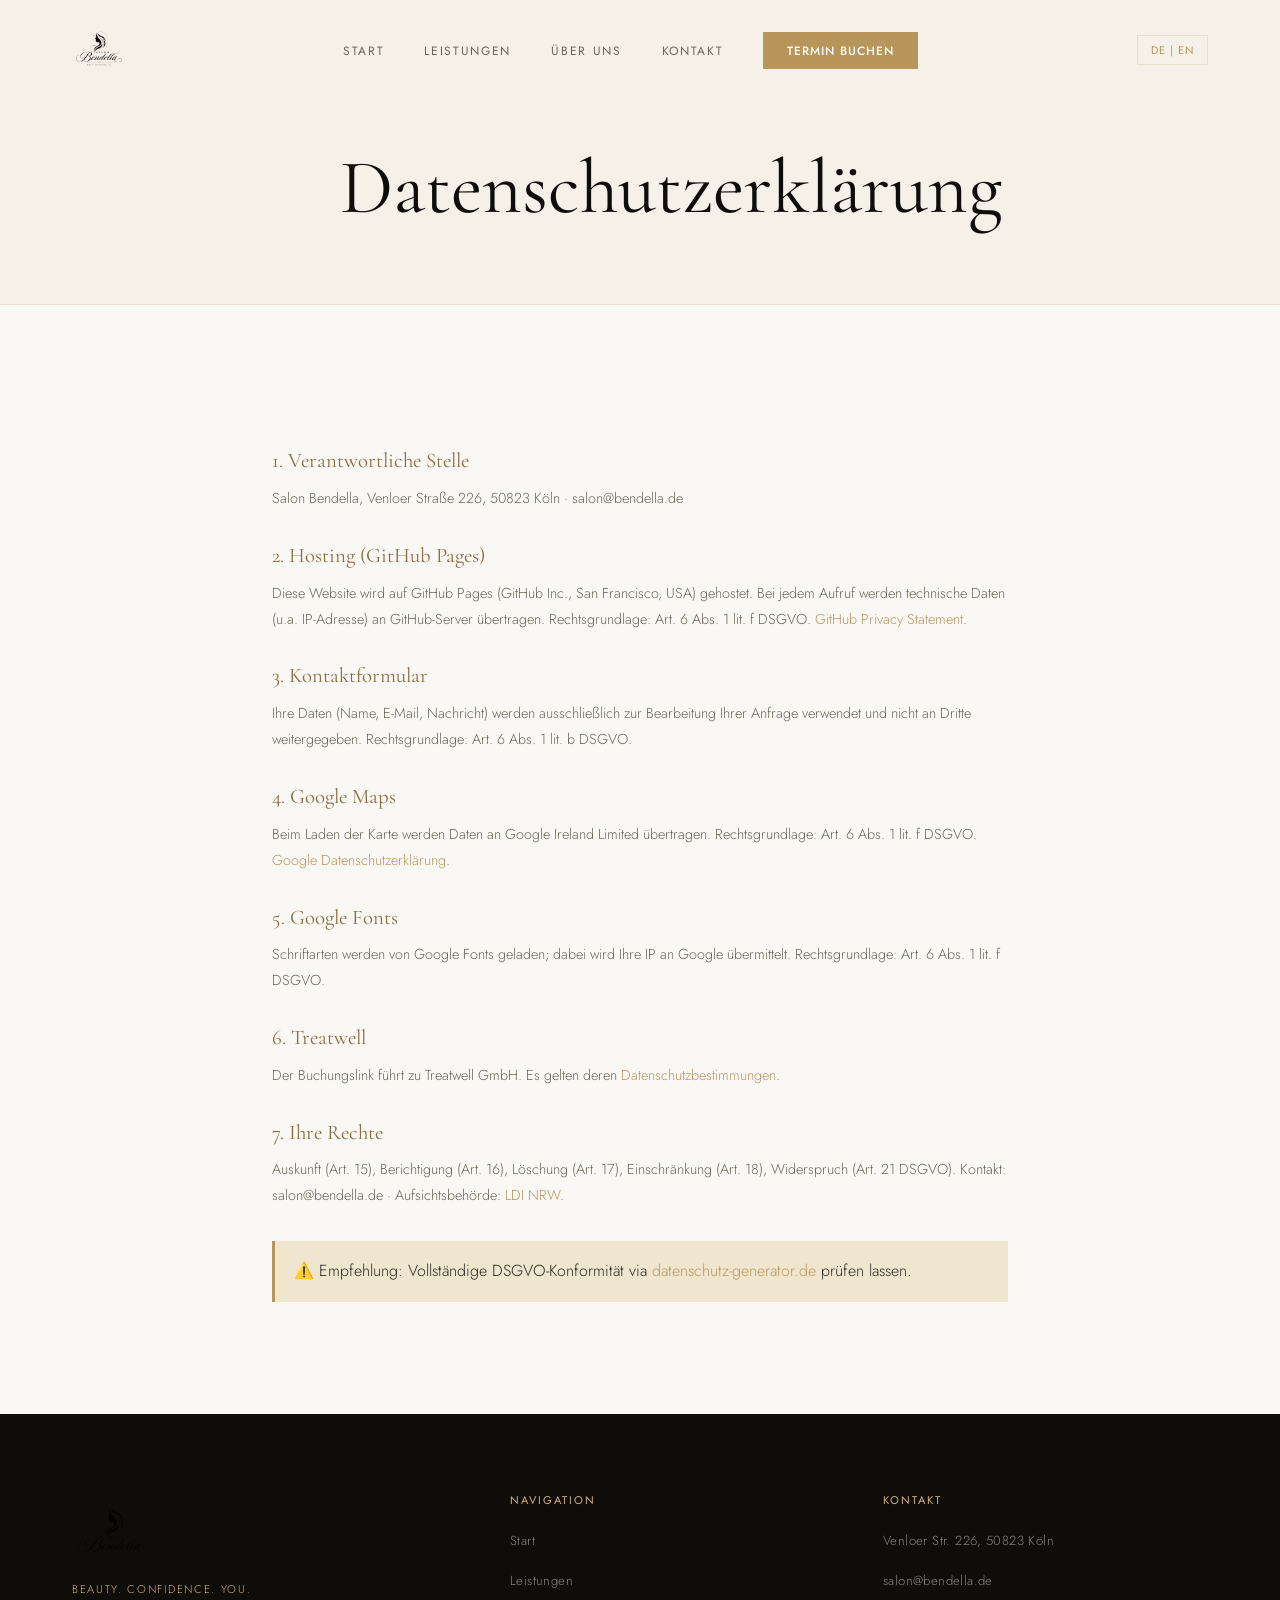
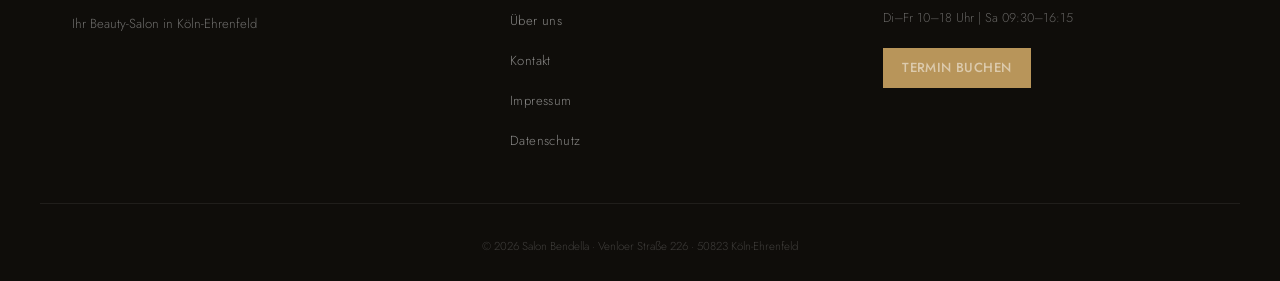
<file: datenschutz.html>
<!DOCTYPE html><html lang="de"><head>  <meta charset="UTF-8" />
  <meta name="viewport" content="width=device-width, initial-scale=1.0" />
  <link rel="preconnect" href="https://fonts.googleapis.com" />
  <link rel="preconnect" href="https://fonts.gstatic.com" crossorigin />
  <link href="https://fonts.googleapis.com/css2?family=Cormorant+Garamond:ital,wght@0,300;0,400;0,600;1,300;1,400&family=Jost:wght@300;400;500&display=swap" rel="stylesheet" />
  <link rel="stylesheet" href="css/style.css" /><title>Datenschutz | Salon Bendella</title><meta name="robots" content="noindex,nofollow" /></head><body>  <nav id="navbar">
    <div class="nav-inner">
      <a href="index.html" class="nav-logo">
        <img src="images/logo.jpg" alt="Salon Bendella Logo" class="nav-logo-img" />
      </a>
      <ul class="nav-links" id="navLinks">
        <li><a href="index.html"    data-de="Start"      data-en="Home">Start</a></li>
        <li><a href="services.html" data-de="Leistungen" data-en="Services">Leistungen</a></li>
        <li><a href="about.html"    data-de="Über uns"   data-en="About">Über uns</a></li>
        <li><a href="contact.html"  data-de="Kontakt"    data-en="Contact">Kontakt</a></li>
        <li><a href="https://www.treatwell.de/ort/salon-bendella/" target="_blank" class="nav-cta" data-de="Termin buchen" data-en="Book Now">Termin buchen</a></li>
      </ul>
      <div class="nav-right">
        <button class="lang-toggle" id="langToggle" aria-label="Switch language">DE | EN</button>
        <button class="hamburger" id="hamburger" aria-label="Menü"><span></span><span></span><span></span></button>
      </div>
    </div>
  </nav>
<header class="page-hero"><div class="page-hero-content"><h1>Datenschutzerklärung</h1></div></header>
<section class="section legal-section"><div class="container legal-content">
<h2>1. Verantwortliche Stelle</h2><p>Salon Bendella, Venloer Straße 226, 50823 Köln · salon@bendella.de</p>
<h2>2. Hosting (GitHub Pages)</h2><p>Diese Website wird auf GitHub Pages (GitHub Inc., San Francisco, USA) gehostet. Bei jedem Aufruf werden technische Daten (u.a. IP-Adresse) an GitHub-Server übertragen. Rechtsgrundlage: Art. 6 Abs. 1 lit. f DSGVO. <a href="https://docs.github.com/en/site-policy/privacy-policies/github-privacy-statement" target="_blank">GitHub Privacy Statement</a>.</p>
<h2>3. Kontaktformular</h2><p>Ihre Daten (Name, E-Mail, Nachricht) werden ausschließlich zur Bearbeitung Ihrer Anfrage verwendet und nicht an Dritte weitergegeben. Rechtsgrundlage: Art. 6 Abs. 1 lit. b DSGVO.</p>
<h2>4. Google Maps</h2><p>Beim Laden der Karte werden Daten an Google Ireland Limited übertragen. Rechtsgrundlage: Art. 6 Abs. 1 lit. f DSGVO. <a href="https://policies.google.com/privacy" target="_blank">Google Datenschutzerklärung</a>.</p>
<h2>5. Google Fonts</h2><p>Schriftarten werden von Google Fonts geladen; dabei wird Ihre IP an Google übermittelt. Rechtsgrundlage: Art. 6 Abs. 1 lit. f DSGVO.</p>
<h2>6. Treatwell</h2><p>Der Buchungslink führt zu Treatwell GmbH. Es gelten deren <a href="https://www.treatwell.de/info/datenschutz/" target="_blank">Datenschutzbestimmungen</a>.</p>
<h2>7. Ihre Rechte</h2><p>Auskunft (Art. 15), Berichtigung (Art. 16), Löschung (Art. 17), Einschränkung (Art. 18), Widerspruch (Art. 21 DSGVO). Kontakt: salon@bendella.de · Aufsichtsbehörde: <a href="https://www.ldi.nrw.de" target="_blank">LDI NRW</a>.</p>
<div class="legal-note">⚠️ Empfehlung: Vollständige DSGVO-Konformität via <a href="https://www.datenschutz-generator.de" target="_blank">datenschutz-generator.de</a> prüfen lassen.</div>
</div></section>  <footer class="site-footer">
    <div class="footer-inner">
      <div class="footer-brand">
        <img src="images/logo.jpg" alt="Salon Bendella" class="footer-logo" />
        <span class="footer-tagline">BEAUTY. CONFIDENCE. YOU.</span>
        <p data-de="Ihr Beauty-Salon in Köln-Ehrenfeld" data-en="Your Beauty Salon in Cologne-Ehrenfeld">Ihr Beauty-Salon in Köln-Ehrenfeld</p>
      </div>
      <div class="footer-col">
        <h4 data-de="Navigation" data-en="Navigation">Navigation</h4>
        <ul>
          <li><a href="index.html"    data-de="Start"        data-en="Home">Start</a></li>
          <li><a href="services.html" data-de="Leistungen"   data-en="Services">Leistungen</a></li>
          <li><a href="about.html"    data-de="Über uns"     data-en="About">Über uns</a></li>
          <li><a href="contact.html"  data-de="Kontakt"      data-en="Contact">Kontakt</a></li>
          <li><a href="impressum.html"   data-de="Impressum"    data-en="Imprint">Impressum</a></li>
          <li><a href="datenschutz.html" data-de="Datenschutz"  data-en="Privacy">Datenschutz</a></li>
        </ul>
      </div>
      <div class="footer-col">
        <h4 data-de="Kontakt" data-en="Contact">Kontakt</h4>
        <ul>
          <li><a href="https://maps.google.com/?q=Venloer+Straße+226,+50823+Köln" target="_blank">Venloer Str. 226, 50823 Köln</a></li>
          <li><a href="mailto:salon@bendella.de">salon@bendella.de</a></li>
          <li style="color:rgba(255,255,255,0.35);font-size:0.8rem;" data-de="Di–Fr 10–18 Uhr | Sa 09:30–16:15" data-en="Tue–Fri 10–18 | Sat 09:30–16:15">Di–Fr 10–18 Uhr | Sa 09:30–16:15</li>
        </ul>
        <a href="https://www.treatwell.de/ort/salon-bendella/" target="_blank" class="btn btn-primary btn-sm" style="margin-top:1.2rem;display:inline-block;" data-de="Termin buchen" data-en="Book Now">Termin buchen</a>
      </div>
    </div>
    <p class="footer-copy">© 2026 Salon Bendella · Venloer Straße 226 · 50823 Köln-Ehrenfeld</p>
  </footer>  <script src="js/main.js"></script>
</body></html>
</file>
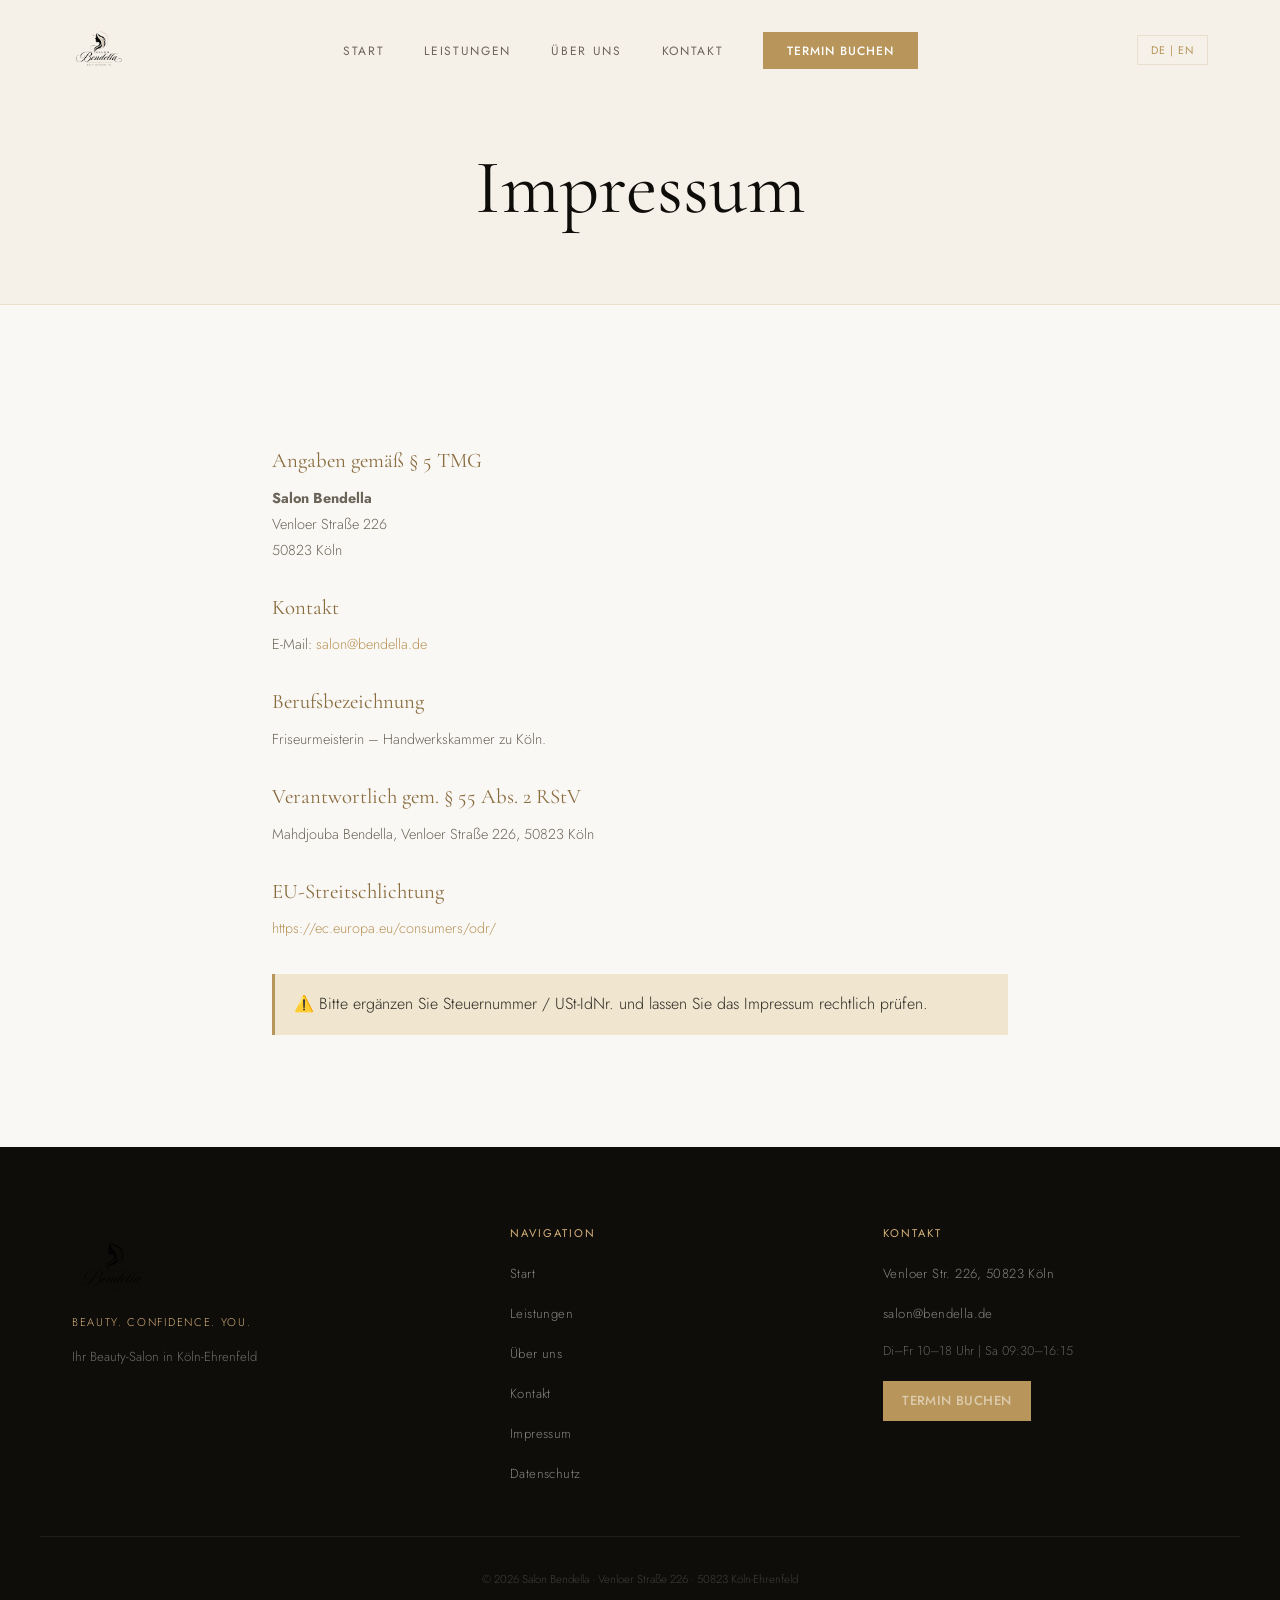
<file: impressum.html>
<!DOCTYPE html><html lang="de"><head>  <meta charset="UTF-8" />
  <meta name="viewport" content="width=device-width, initial-scale=1.0" />
  <link rel="preconnect" href="https://fonts.googleapis.com" />
  <link rel="preconnect" href="https://fonts.gstatic.com" crossorigin />
  <link href="https://fonts.googleapis.com/css2?family=Cormorant+Garamond:ital,wght@0,300;0,400;0,600;1,300;1,400&family=Jost:wght@300;400;500&display=swap" rel="stylesheet" />
  <link rel="stylesheet" href="css/style.css" /><title>Impressum | Salon Bendella</title><meta name="robots" content="noindex,nofollow" /></head><body>  <nav id="navbar">
    <div class="nav-inner">
      <a href="index.html" class="nav-logo">
        <img src="images/logo.jpg" alt="Salon Bendella Logo" class="nav-logo-img" />
      </a>
      <ul class="nav-links" id="navLinks">
        <li><a href="index.html"    data-de="Start"      data-en="Home">Start</a></li>
        <li><a href="services.html" data-de="Leistungen" data-en="Services">Leistungen</a></li>
        <li><a href="about.html"    data-de="Über uns"   data-en="About">Über uns</a></li>
        <li><a href="contact.html"  data-de="Kontakt"    data-en="Contact">Kontakt</a></li>
        <li><a href="https://www.treatwell.de/ort/salon-bendella/" target="_blank" class="nav-cta" data-de="Termin buchen" data-en="Book Now">Termin buchen</a></li>
      </ul>
      <div class="nav-right">
        <button class="lang-toggle" id="langToggle" aria-label="Switch language">DE | EN</button>
        <button class="hamburger" id="hamburger" aria-label="Menü"><span></span><span></span><span></span></button>
      </div>
    </div>
  </nav>
<header class="page-hero"><div class="page-hero-content"><h1>Impressum</h1></div></header>
<section class="section legal-section"><div class="container legal-content">
<h2>Angaben gemäß § 5 TMG</h2><p><strong>Salon Bendella</strong><br>Venloer Straße 226<br>50823 Köln</p>
<h2>Kontakt</h2><p>E-Mail: <a href="mailto:salon@bendella.de">salon@bendella.de</a></p>
<h2>Berufsbezeichnung</h2><p>Friseurmeisterin – Handwerkskammer zu Köln.</p>
<h2>Verantwortlich gem. § 55 Abs. 2 RStV</h2><p>Mahdjouba Bendella, Venloer Straße 226, 50823 Köln</p>
<h2>EU-Streitschlichtung</h2><p><a href="https://ec.europa.eu/consumers/odr/" target="_blank">https://ec.europa.eu/consumers/odr/</a></p>
<div class="legal-note">⚠️ Bitte ergänzen Sie Steuernummer / USt-IdNr. und lassen Sie das Impressum rechtlich prüfen.</div>
</div></section>  <footer class="site-footer">
    <div class="footer-inner">
      <div class="footer-brand">
        <img src="images/logo.jpg" alt="Salon Bendella" class="footer-logo" />
        <span class="footer-tagline">BEAUTY. CONFIDENCE. YOU.</span>
        <p data-de="Ihr Beauty-Salon in Köln-Ehrenfeld" data-en="Your Beauty Salon in Cologne-Ehrenfeld">Ihr Beauty-Salon in Köln-Ehrenfeld</p>
      </div>
      <div class="footer-col">
        <h4 data-de="Navigation" data-en="Navigation">Navigation</h4>
        <ul>
          <li><a href="index.html"    data-de="Start"        data-en="Home">Start</a></li>
          <li><a href="services.html" data-de="Leistungen"   data-en="Services">Leistungen</a></li>
          <li><a href="about.html"    data-de="Über uns"     data-en="About">Über uns</a></li>
          <li><a href="contact.html"  data-de="Kontakt"      data-en="Contact">Kontakt</a></li>
          <li><a href="impressum.html"   data-de="Impressum"    data-en="Imprint">Impressum</a></li>
          <li><a href="datenschutz.html" data-de="Datenschutz"  data-en="Privacy">Datenschutz</a></li>
        </ul>
      </div>
      <div class="footer-col">
        <h4 data-de="Kontakt" data-en="Contact">Kontakt</h4>
        <ul>
          <li><a href="https://maps.google.com/?q=Venloer+Straße+226,+50823+Köln" target="_blank">Venloer Str. 226, 50823 Köln</a></li>
          <li><a href="mailto:salon@bendella.de">salon@bendella.de</a></li>
          <li style="color:rgba(255,255,255,0.35);font-size:0.8rem;" data-de="Di–Fr 10–18 Uhr | Sa 09:30–16:15" data-en="Tue–Fri 10–18 | Sat 09:30–16:15">Di–Fr 10–18 Uhr | Sa 09:30–16:15</li>
        </ul>
        <a href="https://www.treatwell.de/ort/salon-bendella/" target="_blank" class="btn btn-primary btn-sm" style="margin-top:1.2rem;display:inline-block;" data-de="Termin buchen" data-en="Book Now">Termin buchen</a>
      </div>
    </div>
    <p class="footer-copy">© 2026 Salon Bendella · Venloer Straße 226 · 50823 Köln-Ehrenfeld</p>
  </footer>  <script src="js/main.js"></script>
</body></html>
</file>
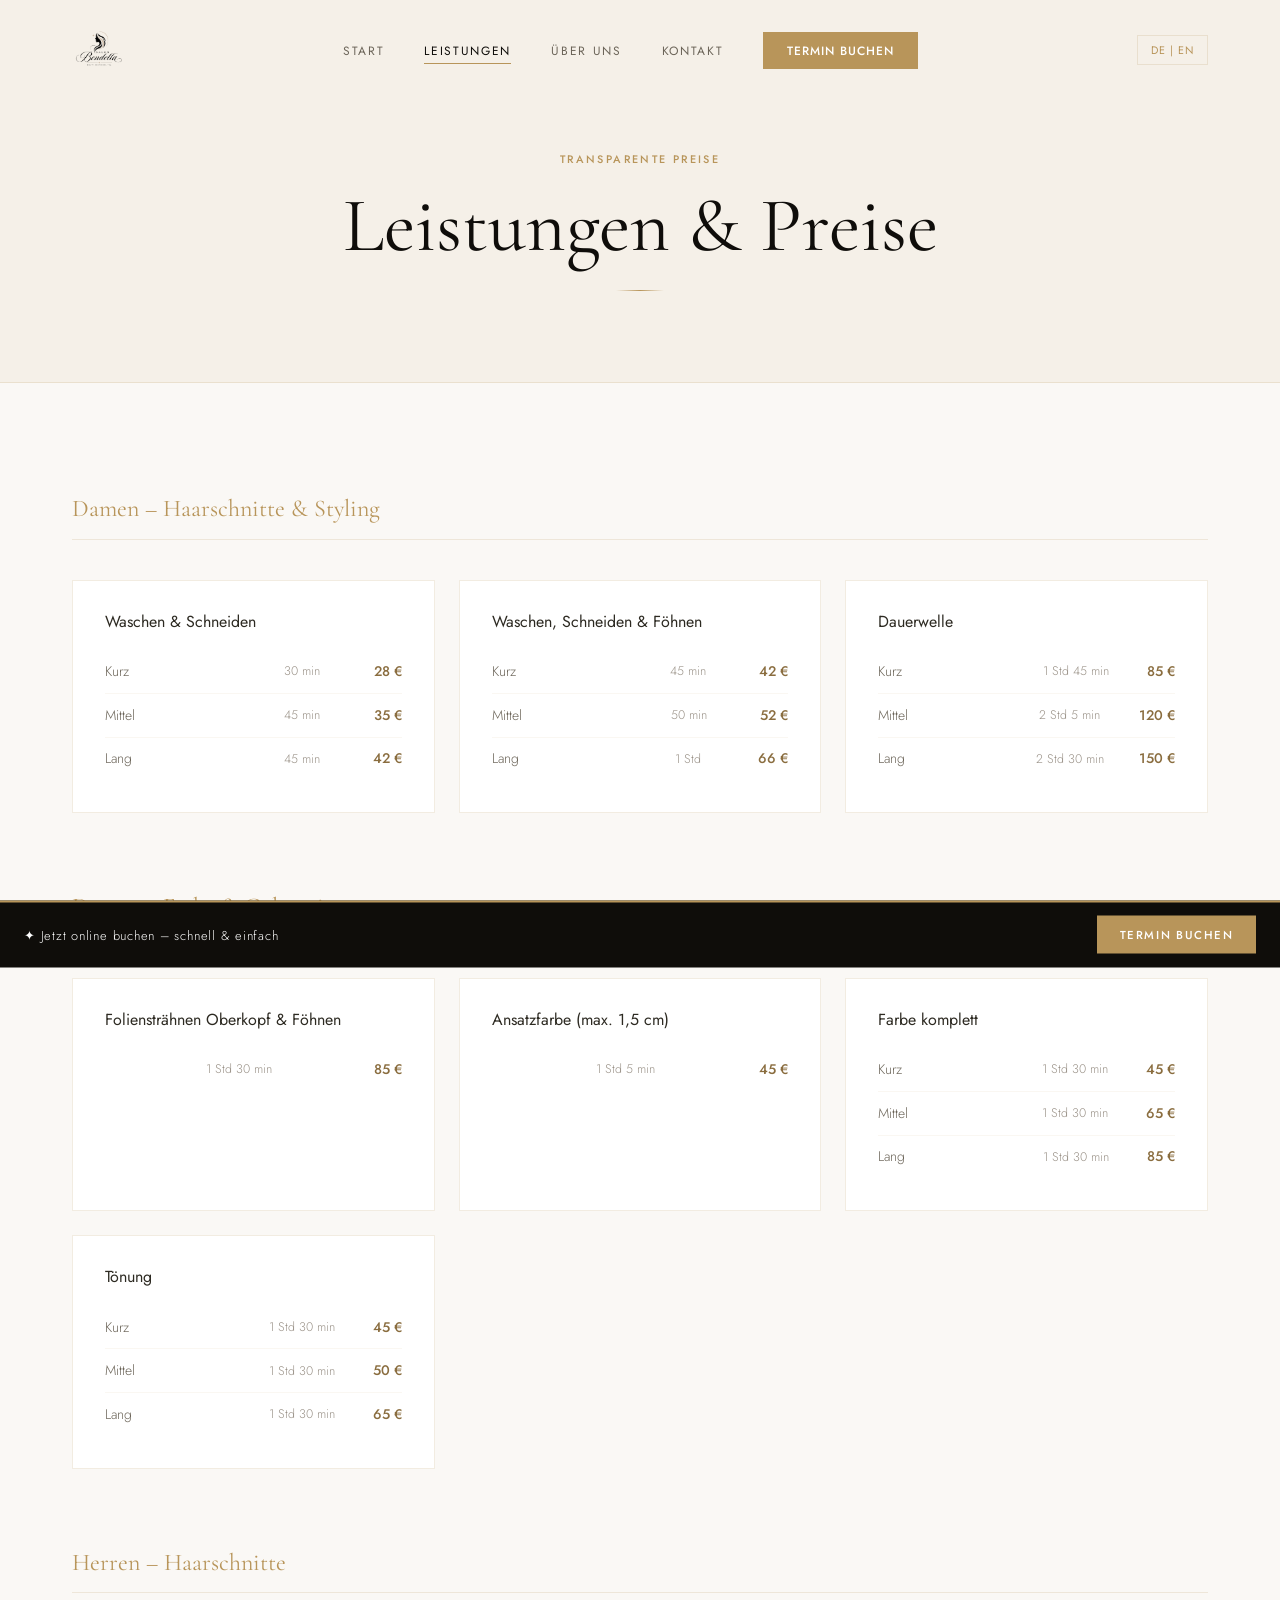
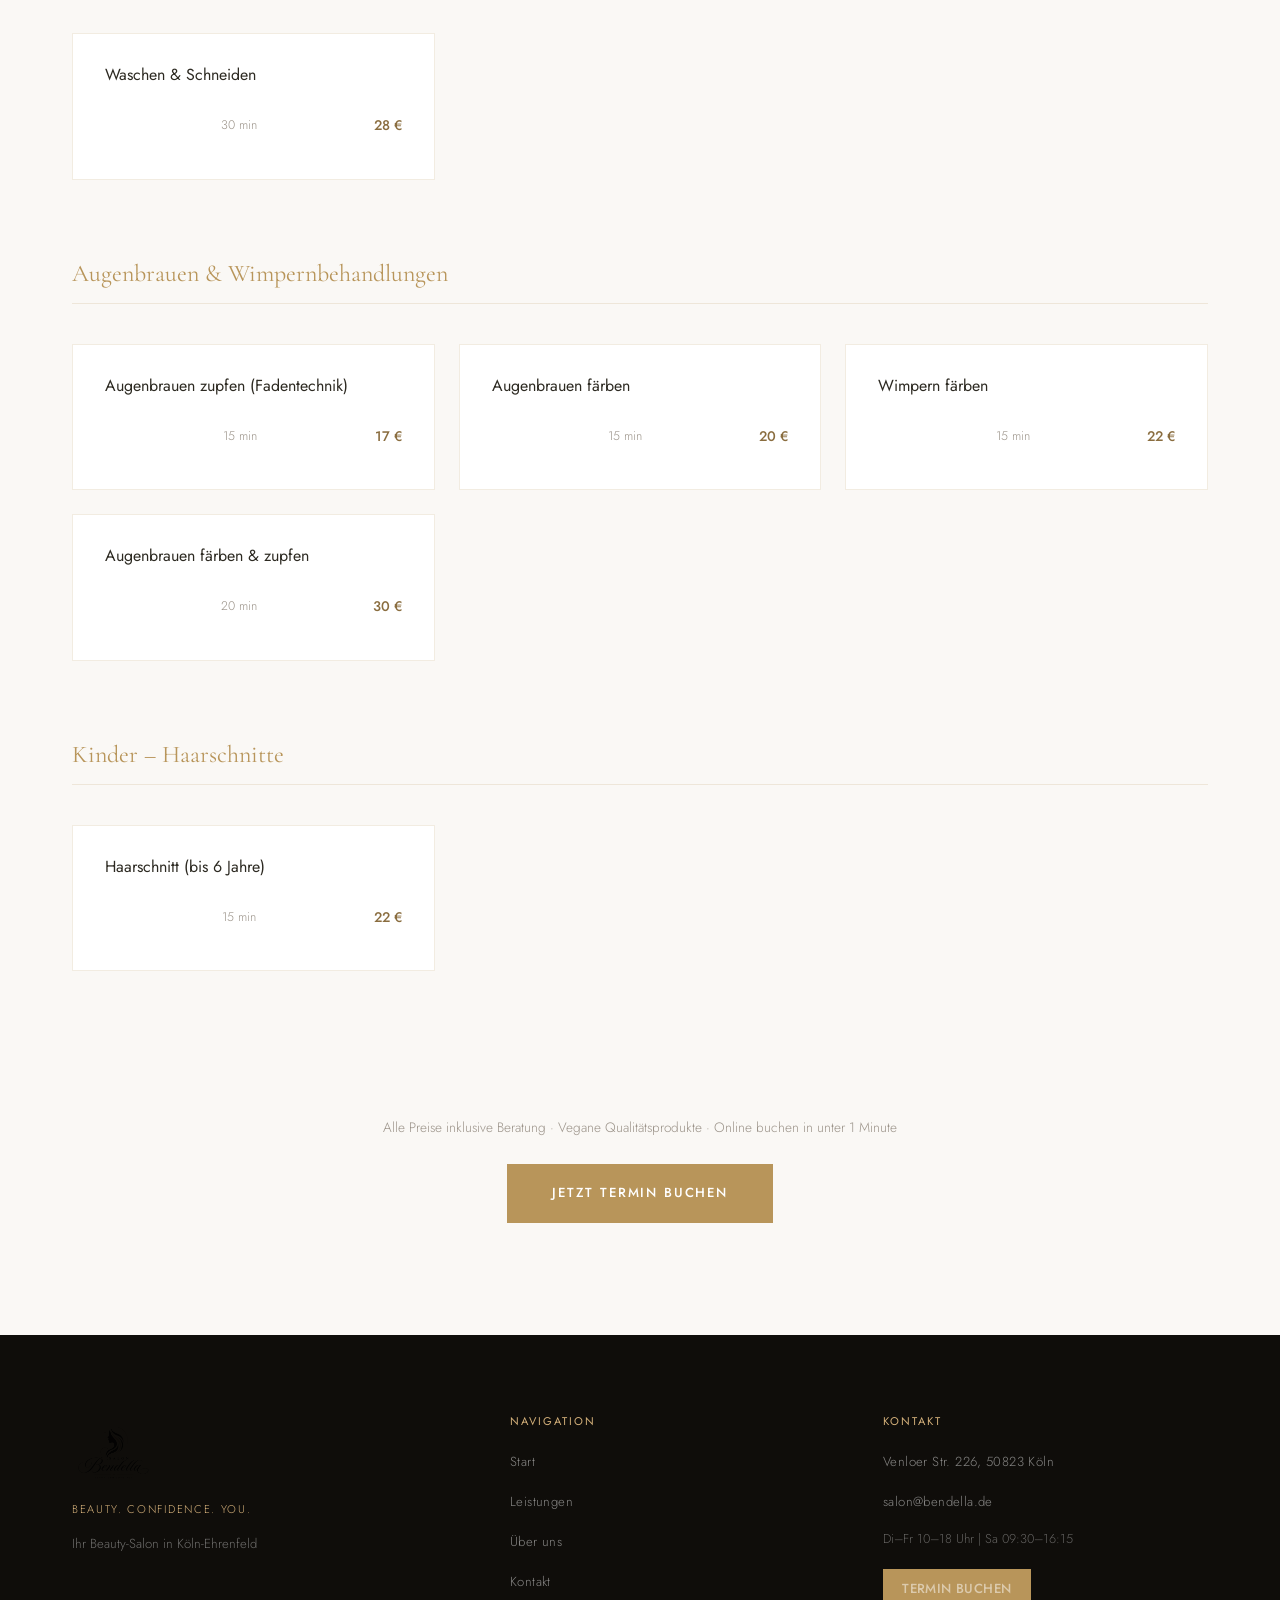
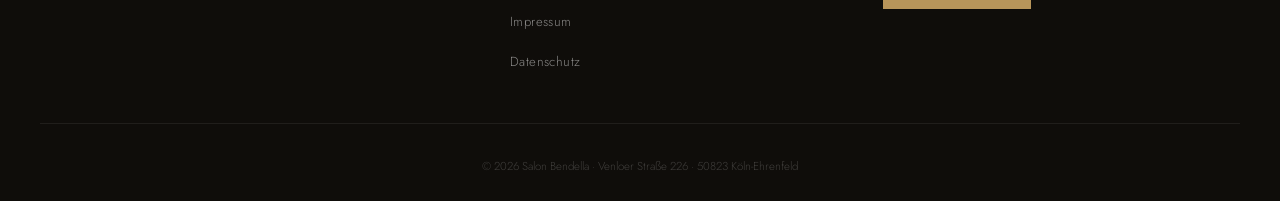
<file: services.html>
<!DOCTYPE html>
<html lang="de">
<head>
  <meta charset="UTF-8" />
  <meta name="viewport" content="width=device-width, initial-scale=1.0" />
  <link rel="preconnect" href="https://fonts.googleapis.com" />
  <link rel="preconnect" href="https://fonts.gstatic.com" crossorigin />
  <link href="https://fonts.googleapis.com/css2?family=Cormorant+Garamond:ital,wght@0,300;0,400;0,600;1,300;1,400&family=Jost:wght@300;400;500&display=swap" rel="stylesheet" />
  <link rel="stylesheet" href="css/style.css" />
  <title>Leistungen &amp; Preise | Salon Bendella Köln Ehrenfeld</title>
  <meta name="description" content="Alle Leistungen &amp; Preise von Salon Bendella Köln-Ehrenfeld." />
</head>
<body>
  <nav id="navbar">
    <div class="nav-inner">
      <a href="index.html" class="nav-logo">
        <img src="images/logo.jpg" alt="Salon Bendella Logo" class="nav-logo-img" />
      </a>
      <ul class="nav-links" id="navLinks">
        <li><a href="index.html"    data-de="Start"      data-en="Home">Start</a></li>
        <li><a href="services.html" data-de="Leistungen" data-en="Services">Leistungen</a></li>
        <li><a href="about.html"    data-de="Über uns"   data-en="About">Über uns</a></li>
        <li><a href="contact.html"  data-de="Kontakt"    data-en="Contact">Kontakt</a></li>
        <li><a href="https://www.treatwell.de/ort/salon-bendella/" target="_blank" class="nav-cta" data-de="Termin buchen" data-en="Book Now">Termin buchen</a></li>
      </ul>
      <div class="nav-right">
        <button class="lang-toggle" id="langToggle" aria-label="Switch language">DE | EN</button>
        <button class="hamburger" id="hamburger" aria-label="Menü"><span></span><span></span><span></span></button>
      </div>
    </div>
  </nav>  <div class="sticky-booking" id="stickyBar">
    <span class="sticky-booking-text" data-de="✦ Jetzt online buchen – schnell &amp; einfach" data-en="✦ Book online now – quick &amp; easy">✦ Jetzt online buchen – schnell &amp; einfach</span>
    <a href="https://www.treatwell.de/ort/salon-bendella/" target="_blank" class="btn btn-primary" data-de="Termin buchen" data-en="Book Now">Termin buchen</a>
  </div>
  <header class="page-hero"><div class="page-hero-content"><span class="section-tag">Transparente Preise</span><h1 data-de="Leistungen &amp; Preise" data-en="Services &amp; Prices">Leistungen &amp; Preise</h1><div class="gold-line"></div></div></header>
  <section class="section services-full"><div class="container">
    <div id="haarschnitte" class="price-category reveal">
      <div class="category-header"><h2 data-de="Damen – Haarschnitte &amp; Styling" data-en="Ladies – Haircuts &amp; Styling">Damen – Haarschnitte &amp; Styling</h2></div>
      <div class="price-table">
        <div class="price-service-block"><h3 data-de="Waschen &amp; Schneiden" data-en="Wash &amp; Cut">Waschen &amp; Schneiden</h3><div class="price-row"><span data-de="Kurz" data-en="Short">Kurz</span><span class="dur">30 min</span><span class="price">28 €</span></div><div class="price-row"><span data-de="Mittel" data-en="Medium">Mittel</span><span class="dur">45 min</span><span class="price">35 €</span></div><div class="price-row"><span data-de="Lang" data-en="Long">Lang</span><span class="dur">45 min</span><span class="price">42 €</span></div></div>
        <div class="price-service-block"><h3 data-de="Waschen, Schneiden &amp; Föhnen" data-en="Wash, Cut &amp; Blow-dry">Waschen, Schneiden &amp; Föhnen</h3><div class="price-row"><span data-de="Kurz" data-en="Short">Kurz</span><span class="dur">45 min</span><span class="price">42 €</span></div><div class="price-row"><span data-de="Mittel" data-en="Medium">Mittel</span><span class="dur">50 min</span><span class="price">52 €</span></div><div class="price-row"><span data-de="Lang" data-en="Long">Lang</span><span class="dur">1 Std</span><span class="price">66 €</span></div></div>
        <div class="price-service-block"><h3 data-de="Dauerwelle" data-en="Perm">Dauerwelle</h3><div class="price-row"><span data-de="Kurz" data-en="Short">Kurz</span><span class="dur">1 Std 45 min</span><span class="price">85 €</span></div><div class="price-row"><span data-de="Mittel" data-en="Medium">Mittel</span><span class="dur">2 Std 5 min</span><span class="price">120 €</span></div><div class="price-row"><span data-de="Lang" data-en="Long">Lang</span><span class="dur">2 Std 30 min</span><span class="price">150 €</span></div></div>
      </div>
    </div>
    <div id="farbe" class="price-category reveal">
      <div class="category-header"><h2 data-de="Damen – Farbe &amp; Coloration" data-en="Ladies – Colour &amp; Colouring">Damen – Farbe &amp; Coloration</h2></div>
      <div class="price-table">
        <div class="price-service-block"><h3 data-de="Foliensträhnen Oberkopf &amp; Föhnen" data-en="Foil Highlights &amp; Blow-dry">Foliensträhnen Oberkopf &amp; Föhnen</h3><div class="price-row single"><span></span><span class="dur">1 Std 30 min</span><span class="price">85 €</span></div></div>
        <div class="price-service-block"><h3 data-de="Ansatzfarbe (max. 1,5 cm)" data-en="Root Colour (max. 1.5 cm)">Ansatzfarbe (max. 1,5 cm)</h3><div class="price-row single"><span></span><span class="dur">1 Std 5 min</span><span class="price">45 €</span></div></div>
        <div class="price-service-block"><h3 data-de="Farbe komplett" data-en="Full Colour">Farbe komplett</h3><div class="price-row"><span data-de="Kurz" data-en="Short">Kurz</span><span class="dur">1 Std 30 min</span><span class="price">45 €</span></div><div class="price-row"><span data-de="Mittel" data-en="Medium">Mittel</span><span class="dur">1 Std 30 min</span><span class="price">65 €</span></div><div class="price-row"><span data-de="Lang" data-en="Long">Lang</span><span class="dur">1 Std 30 min</span><span class="price">85 €</span></div></div>
        <div class="price-service-block"><h3 data-de="Tönung" data-en="Toning">Tönung</h3><div class="price-row"><span data-de="Kurz" data-en="Short">Kurz</span><span class="dur">1 Std 30 min</span><span class="price">45 €</span></div><div class="price-row"><span data-de="Mittel" data-en="Medium">Mittel</span><span class="dur">1 Std 30 min</span><span class="price">50 €</span></div><div class="price-row"><span data-de="Lang" data-en="Long">Lang</span><span class="dur">1 Std 30 min</span><span class="price">65 €</span></div></div>
      </div>
    </div>
    <div class="price-category reveal">
      <div class="category-header"><h2 data-de="Herren – Haarschnitte" data-en="Men – Haircuts">Herren – Haarschnitte</h2></div>
      <div class="price-table"><div class="price-service-block"><h3 data-de="Waschen &amp; Schneiden" data-en="Wash &amp; Cut">Waschen &amp; Schneiden</h3><div class="price-row single"><span></span><span class="dur">30 min</span><span class="price">28 €</span></div></div></div>
    </div>
    <div id="augenbrauen" class="price-category reveal">
      <div class="category-header"><h2 data-de="Augenbrauen &amp; Wimpernbehandlungen" data-en="Eyebrow &amp; Lash Treatments">Augenbrauen &amp; Wimpernbehandlungen</h2></div>
      <div class="price-table">
        <div class="price-service-block"><h3 data-de="Augenbrauen zupfen (Fadentechnik)" data-en="Eyebrow Threading">Augenbrauen zupfen (Fadentechnik)</h3><div class="price-row single"><span></span><span class="dur">15 min</span><span class="price">17 €</span></div></div>
        <div class="price-service-block"><h3 data-de="Augenbrauen färben" data-en="Eyebrow Tinting">Augenbrauen färben</h3><div class="price-row single"><span></span><span class="dur">15 min</span><span class="price">20 €</span></div></div>
        <div class="price-service-block"><h3 data-de="Wimpern färben" data-en="Lash Tinting">Wimpern färben</h3><div class="price-row single"><span></span><span class="dur">15 min</span><span class="price">22 €</span></div></div>
        <div class="price-service-block"><h3 data-de="Augenbrauen färben &amp; zupfen" data-en="Brow Tint &amp; Thread">Augenbrauen färben &amp; zupfen</h3><div class="price-row single"><span></span><span class="dur">20 min</span><span class="price">30 €</span></div></div>
      </div>
    </div>
    <div id="kinder" class="price-category reveal">
      <div class="category-header"><h2 data-de="Kinder – Haarschnitte" data-en="Children – Haircuts">Kinder – Haarschnitte</h2></div>
      <div class="price-table"><div class="price-service-block"><h3 data-de="Haarschnitt (bis 6 Jahre)" data-en="Haircut (up to 6 years)">Haarschnitt (bis 6 Jahre)</h3><div class="price-row single"><span></span><span class="dur">15 min</span><span class="price">22 €</span></div></div></div>
    </div>
    <div class="services-book-cta reveal">
      <p data-de="Alle Preise inklusive Beratung · Vegane Qualitätsprodukte · Online buchen in unter 1 Minute" data-en="All prices include consultation · Vegan quality products · Book online in under 1 minute">Alle Preise inklusive Beratung · Vegane Qualitätsprodukte · Online buchen in unter 1 Minute</p>
      <a href="https://www.treatwell.de/ort/salon-bendella/" target="_blank" class="btn btn-primary btn-large" data-de="Jetzt Termin buchen" data-en="Book Now">Jetzt Termin buchen</a>
    </div>
  </div></section>
  <footer class="site-footer">
    <div class="footer-inner">
      <div class="footer-brand">
        <img src="images/logo.jpg" alt="Salon Bendella" class="footer-logo" />
        <span class="footer-tagline">BEAUTY. CONFIDENCE. YOU.</span>
        <p data-de="Ihr Beauty-Salon in Köln-Ehrenfeld" data-en="Your Beauty Salon in Cologne-Ehrenfeld">Ihr Beauty-Salon in Köln-Ehrenfeld</p>
      </div>
      <div class="footer-col">
        <h4 data-de="Navigation" data-en="Navigation">Navigation</h4>
        <ul>
          <li><a href="index.html"    data-de="Start"        data-en="Home">Start</a></li>
          <li><a href="services.html" data-de="Leistungen"   data-en="Services">Leistungen</a></li>
          <li><a href="about.html"    data-de="Über uns"     data-en="About">Über uns</a></li>
          <li><a href="contact.html"  data-de="Kontakt"      data-en="Contact">Kontakt</a></li>
          <li><a href="impressum.html"   data-de="Impressum"    data-en="Imprint">Impressum</a></li>
          <li><a href="datenschutz.html" data-de="Datenschutz"  data-en="Privacy">Datenschutz</a></li>
        </ul>
      </div>
      <div class="footer-col">
        <h4 data-de="Kontakt" data-en="Contact">Kontakt</h4>
        <ul>
          <li><a href="https://maps.google.com/?q=Venloer+Straße+226,+50823+Köln" target="_blank">Venloer Str. 226, 50823 Köln</a></li>
          <li><a href="mailto:salon@bendella.de">salon@bendella.de</a></li>
          <li style="color:rgba(255,255,255,0.35);font-size:0.8rem;" data-de="Di–Fr 10–18 Uhr | Sa 09:30–16:15" data-en="Tue–Fri 10–18 | Sat 09:30–16:15">Di–Fr 10–18 Uhr | Sa 09:30–16:15</li>
        </ul>
        <a href="https://www.treatwell.de/ort/salon-bendella/" target="_blank" class="btn btn-primary btn-sm" style="margin-top:1.2rem;display:inline-block;" data-de="Termin buchen" data-en="Book Now">Termin buchen</a>
      </div>
    </div>
    <p class="footer-copy">© 2026 Salon Bendella · Venloer Straße 226 · 50823 Köln-Ehrenfeld</p>
  </footer>  <script src="js/main.js"></script>

</body></html>
</file>
<file: css/style.css>
:root {
  --cream:       #faf8f5;
  --warm-white:  #f5f0e8;
  --off-white:   #ede8de;
  --gold:        #b8955a;
  --gold-light:  #d4b07a;
  --gold-dark:   #8a6d3f;
  --gold-pale:   #f0e6d0;
  --black:       #0f0d0a;
  --dark:        #1a1710;
  --charcoal:    #2d2a22;
  --mid-grey:    #6b6458;
  --light-grey:  #9a9288;
  --border:      rgba(184,149,90,0.18);
  --border-soft: rgba(184,149,90,0.08);
  --font-serif:  'Cormorant Garamond', Georgia, serif;
  --font-sans:   'Jost', 'Helvetica Neue', Arial, sans-serif;
  --transition:  all 0.4s cubic-bezier(0.25,0.46,0.45,0.94);
  --shadow-sm:   0 2px 16px rgba(184,149,90,0.12);
  --shadow-md:   0 8px 40px rgba(0,0,0,0.10);
  --shadow-gold: 0 8px 32px rgba(184,149,90,0.25);
}
*, *::before, *::after { box-sizing: border-box; margin:0; padding:0; }
html { scroll-behavior: smooth; font-size: 16px; }
body { background: var(--cream); color: var(--charcoal); font-family: var(--font-sans); font-weight: 300; line-height: 1.8; overflow-x: hidden; }
a { color: inherit; text-decoration: none; }
img { max-width: 100%; display: block; object-fit: cover; }
address { font-style: normal; }
h1,h2,h3,h4 { font-family: var(--font-serif); font-weight: 400; line-height: 1.15; color: var(--black); }
h1 { font-size: clamp(2.8rem,6vw,5.5rem); }
h2 { font-size: clamp(2rem,4vw,3rem); }
h3 { font-size: clamp(1.2rem,2.5vw,1.7rem); }
h4 { font-size: 1rem; }
p  { color: var(--mid-grey); font-size: 0.95rem; }
.italic { font-style: italic; }
.container { max-width: 1200px; margin: 0 auto; padding: 0 2rem; }
.section { padding: 7rem 0; }

/* ── LOGO – weißen Hintergrund entfernen ── */
.nav-logo-img {
  mix-blend-mode: multiply;
  height: 52px !important;
  width: auto !important;
  object-fit: contain !important;
  border-radius: 0 !important;
}
.hero-logo {
  mix-blend-mode: multiply;
  height: clamp(220px, 40vw, 380px) !important;
  width: auto !important;
  max-width: 520px;
  margin: 0 auto 1.5rem;
  display: block;
}
.footer-logo {
  mix-blend-mode: multiply;
  filter: none !important;
  height: 80px !important;
  width: auto;
  opacity: 0.85;
}

/* ── NAVIGATION ── */
#navbar { position: fixed; top:0; left:0; right:0; z-index: 1000; padding: 1.5rem 0; transition: var(--transition); }
#navbar.scrolled { background: rgba(250,248,245,0.97); backdrop-filter: blur(20px); -webkit-backdrop-filter: blur(20px); padding: 0.8rem 0; border-bottom: 1px solid var(--border); box-shadow: var(--shadow-sm); }
.nav-inner { max-width: 1200px; margin: 0 auto; padding: 0 2rem; display: flex; align-items: center; justify-content: space-between; gap: 2rem; }
.nav-links { display: flex; align-items: center; gap: 2.5rem; list-style: none; }
.nav-links a { font-size: 0.75rem; font-weight: 400; letter-spacing: 0.14em; text-transform: uppercase; color: var(--mid-grey); transition: var(--transition); position: relative; }
.nav-links a::after { content:''; position:absolute; bottom:-4px; left:0; right:0; height:1px; background:var(--gold); transform:scaleX(0); transform-origin:left; transition:transform 0.3s ease; }
.nav-links a:hover, .nav-links a.active { color: var(--black); }
.nav-links a:hover::after, .nav-links a.active::after { transform:scaleX(1); }
.nav-cta { background: var(--gold) !important; color: #fff !important; padding: 0.6rem 1.5rem !important; font-weight: 500 !important; letter-spacing: 0.08em !important; border-radius: 0 !important; }
.nav-cta::after { display:none !important; }
.nav-cta:hover { background: var(--gold-dark) !important; color: #fff !important; }
.nav-right { display:flex; align-items:center; gap:1rem; }
.lang-toggle { background:transparent; border:1px solid var(--border); color:var(--gold); font-family:var(--font-sans); font-size:0.68rem; letter-spacing:0.1em; padding:0.35rem 0.8rem; cursor:pointer; transition:var(--transition); }
.lang-toggle:hover { background:var(--gold); color:#fff; border-color:var(--gold); }
.hamburger { display:none; flex-direction:column; justify-content:space-between; width:24px; height:16px; background:none; border:none; cursor:pointer; padding:0; }
.hamburger span { display:block; height:1px; background:var(--black); transition:var(--transition); }

/* ── BUTTONS ── */
.btn { display:inline-block; font-family:var(--font-sans); font-size:0.75rem; font-weight:500; letter-spacing:0.14em; text-transform:uppercase; padding:0.9rem 2.2rem; transition:var(--transition); cursor:pointer; border:none; text-align:center; position:relative; overflow:hidden; }
.btn-primary { background:var(--gold); color:#fff; }
.btn-primary:hover { background:var(--gold-dark); transform:translateY(-2px); box-shadow:var(--shadow-gold); }
.btn-outline { background:transparent; color:var(--black); border:1px solid var(--gold); }
.btn-outline:hover { background:var(--gold); color:#fff; }
.btn-ghost { background:transparent; color:var(--gold); border:1px solid var(--border); }
.btn-ghost:hover { background:var(--gold-pale); border-color:var(--gold); }
.btn-dark { background:var(--black); color:#fff; }
.btn-dark:hover { background:var(--charcoal); transform:translateY(-2px); }
.btn-large { padding:1.1rem 2.8rem; font-size:0.82rem; }
.btn-sm { padding:0.5rem 1.2rem; font-size:0.7rem; }
.btn::before { content:''; position:absolute; top:50%; left:50%; width:0; height:0; background:rgba(255,255,255,0.12); border-radius:50%; transform:translate(-50%,-50%); transition:width 0.5s ease, height 0.5s ease; }
.btn:hover::before { width:220px; height:220px; }

/* ── SECTION HELPERS ── */
.section-tag { display:inline-block; font-size:0.68rem; font-weight:500; letter-spacing:0.22em; text-transform:uppercase; color:var(--gold); margin-bottom:0.8rem; }
.section-header { text-align:center; margin-bottom:4rem; }
.section-header h2 { margin-bottom:1rem; }
.section-header p { max-width:520px; margin:0 auto; }
.section-cta { text-align:center; margin-top:3.5rem; }
.gold-line { width:48px; height:1px; background:linear-gradient(to right, transparent, var(--gold), transparent); margin:1.2rem auto; }

/* ── HERO ── */
.hero { position:relative; height:100vh; min-height:700px; display:flex; align-items:center; justify-content:center; overflow:hidden; }
.hero-bg { position:absolute; inset:0; background:#f7f3ec; }
.hero-bg-img { position:absolute; inset:0; background-image: url('../images/salon-interior.jpg'); background-size:cover; background-position:center; opacity:0.18; }
.hero-bg-gradient { position:absolute; inset:0; background: linear-gradient(180deg, rgba(247,243,236,0.50) 0%, rgba(247,243,236,0.25) 40%, rgba(247,243,236,0.65) 85%, rgba(247,243,236,1.00) 100%); }
.hero-content { position:relative; z-index:2; text-align:center; padding:0 1.5rem; max-width:860px; }
.hero-tagline { font-size:0.72rem; font-weight:500; letter-spacing:0.28em; text-transform:uppercase; color:var(--gold); margin-bottom:0.8rem; }
.hero-title { font-size:clamp(2.5rem,6vw,5rem); line-height:1.05; margin-bottom:1rem; color:var(--black); }
.hero-sub { font-size:clamp(1rem,2vw,1.25rem); font-family:var(--font-serif); font-style:italic; color:var(--mid-grey); margin-bottom:2.5rem; }
.hero-actions { display:flex; gap:1rem; justify-content:center; flex-wrap:wrap; }
.hero-scroll { position:absolute; bottom:2.5rem; left:50%; transform:translateX(-50%); z-index:2; }
.hero-scroll span { display:block; width:1px; height:50px; background:linear-gradient(to bottom, transparent, var(--gold)); animation:scrollPulse 2s ease-in-out infinite; }
@keyframes scrollPulse { 0%,100%{opacity:0.3;transform:scaleY(1)} 50%{opacity:1;transform:scaleY(1.2)} }

/* ── STICKY BOOKING BAR ── */
.sticky-booking { position:fixed; bottom:0; left:0; right:0; z-index:999; background:var(--black); color:#fff; padding:0.85rem 1.5rem; display:flex; align-items:center; justify-content:space-between; transform:translateY(100%); transition:transform 0.4s ease; border-top:2px solid var(--gold); }
.sticky-booking.visible { transform:translateY(0); }
.sticky-booking-text { font-size:0.8rem; letter-spacing:0.06em; }
.sticky-booking-text strong { color:var(--gold-light); }
.sticky-booking .btn { padding:0.55rem 1.4rem; font-size:0.72rem; }

/* ── USP STRIP ── */
.usp-strip { background:#fff; border-top:1px solid var(--border); border-bottom:1px solid var(--border); padding:2.5rem 0; }
.usp-grid { max-width:1200px; margin:0 auto; padding:0 2rem; display:grid; grid-template-columns:repeat(4,1fr); gap:2rem; text-align:center; }
.usp-item { display:flex; flex-direction:column; align-items:center; gap:0.5rem; }
.usp-icon { color:var(--gold); font-size:1.3rem; }
.usp-item p { font-size:0.8rem; letter-spacing:0.02em; color:var(--mid-grey); margin:0; }
.usp-item:hover { transform:translateY(-3px); transition:transform 0.3s ease; }

/* ── SERVICES ── */
.services-preview { background:var(--cream); }
.services-grid { display:grid; grid-template-columns:repeat(4,1fr); gap:1px; background:var(--border); border:1px solid var(--border); }
.service-card { background:#fff; padding:2.8rem 2rem; display:flex; flex-direction:column; gap:1rem; transition:var(--transition); cursor:pointer; }
.service-card:hover { background:var(--gold-pale); transform:translateY(-3px); box-shadow:var(--shadow-sm); }
.service-icon-wrap { width:48px; height:48px; color:var(--gold); }
.service-icon-wrap svg { width:100%; height:100%; }
.service-card h3 { font-size:1.15rem; color:var(--black); }
.service-card p  { font-size:0.83rem; color:var(--light-grey); flex:1; }
.service-from    { font-size:0.78rem; letter-spacing:0.1em; color:var(--gold); font-weight:500; }
.service-card:hover .service-icon-wrap { filter:drop-shadow(0 0 6px rgba(184,149,90,0.4)); }

/* ── GALLERY ── */
.gallery-section { background:#fff; }
.gallery-grid { display:grid; grid-template-columns:repeat(3,1fr); gap:1.5rem; }
.gallery-item { position:relative; overflow:hidden; cursor:zoom-in; }
.gallery-item img { width:100%; aspect-ratio:3/4; object-fit:cover; object-position:top; transition:transform 0.6s ease; }
.gallery-item:hover img { transform:scale(1.04); }
.gallery-label { position:absolute; bottom:0; left:0; right:0; background:linear-gradient(to top, rgba(15,13,10,0.75), transparent); padding:1.5rem 1rem 1rem; color:#fff; font-size:0.75rem; letter-spacing:0.1em; text-transform:uppercase; }

/* ── ABOUT TEASER ── */
.about-teaser { background:var(--warm-white); }
.about-split { max-width:1200px; margin:0 auto; padding:0 2rem; display:grid; grid-template-columns:1fr 1fr; gap:6rem; align-items:center; }
.about-image-frame { position:relative; }
.about-image-frame img { width:100%; aspect-ratio:3/4; object-fit:cover; }
.about-accent-box { position:absolute; bottom:-2rem; right:-2rem; width:55%; height:55%; border:1px solid var(--gold); z-index:-1; opacity:0.5; }
.about-text { display:flex; flex-direction:column; gap:1.5rem; }
.about-text h2 { margin-bottom:0; }
.about-features { list-style:none; display:flex; flex-direction:column; gap:0.6rem; }
.about-features li { font-size:0.87rem; color:var(--mid-grey); }

/* ── REVIEWS ── */
.reviews-section { background:var(--cream); }
.reviews-grid { display:grid; grid-template-columns:repeat(3,1fr); gap:2rem; }
.review-card { background:#fff; padding:2.2rem; border:1px solid var(--border); display:flex; flex-direction:column; gap:1rem; transition:var(--transition); }
.review-card:hover { box-shadow:var(--shadow-sm); transform:translateY(-3px); }
.review-stars { color:var(--gold); letter-spacing:0.1em; font-size:0.9rem; }
.review-text { font-family:var(--font-serif); font-style:italic; font-size:1.05rem; color:var(--charcoal); flex:1; line-height:1.7; }
.review-author { font-size:0.75rem; letter-spacing:0.1em; text-transform:uppercase; color:var(--mid-grey); }
.review-source { font-size:0.7rem; color:var(--gold); letter-spacing:0.05em; }

/* ── BOOKING CTA ── */
.booking-cta { background:var(--black); background-image: url('../images/salon-interior.jpg'); background-size:cover; background-position:center; position:relative; }
.booking-cta-overlay { position:absolute; inset:0; background:rgba(15,13,10,0.86); }
.booking-cta .container { position:relative; z-index:1; }
.booking-inner { text-align:center; max-width:640px; margin:0 auto; display:flex; flex-direction:column; gap:1.5rem; align-items:center; }
.booking-inner h2 { color:#fff; }
.booking-inner p { color:rgba(255,255,255,0.65); }

/* ── INFO ── */
.info-section { background:#fff; }
.info-grid { display:grid; grid-template-columns:1fr 1fr 1.3fr; gap:2rem; align-items:start; }
.info-card { background:var(--cream); padding:2.5rem; border:1px solid var(--border); }
.info-card h3 { font-size:0.75rem; color:var(--gold); font-family:var(--font-sans); font-weight:500; letter-spacing:0.18em; text-transform:uppercase; margin-bottom:1.5rem; }
.hours-list { list-style:none; display:flex; flex-direction:column; gap:0.5rem; }
.hours-list li { display:flex; justify-content:space-between; align-items:center; font-size:0.87rem; color:var(--light-grey); padding-bottom:0.5rem; border-bottom:1px solid var(--border-soft); }
.hours-list li.open span:first-child { color:var(--charcoal); }
.hours-list li.open span:last-child  { color:var(--gold); }
.info-card address p { margin-bottom:0.6rem; color:var(--mid-grey); font-size:0.9rem; }
.info-card address a { color:var(--gold); }
.transit-note { font-size:0.83rem; color:var(--light-grey); margin:1rem 0; }
.map-card { padding:0; overflow:hidden; }

/* ── PAGE HERO ── */
.page-hero { background:var(--warm-white); padding:9rem 2rem 4.5rem; border-bottom:1px solid var(--border); text-align:center; }
.page-hero-content { max-width:600px; margin:0 auto; }
.page-hero h1 { color:var(--black); }

/* ── SERVICES FULL ── */
.services-full { background:var(--cream); }
.price-category { margin-bottom:5rem; }
.category-header { border-bottom:1px solid var(--border); margin-bottom:2.5rem; padding-bottom:1rem; }
.category-header h2 { font-size:1.5rem; color:var(--gold); }
.price-table { display:grid; grid-template-columns:repeat(auto-fill,minmax(280px,1fr)); gap:1.5rem; }
.price-service-block { background:#fff; padding:2rem; border:1px solid var(--border); transition:var(--transition); }
.price-service-block:hover { box-shadow:var(--shadow-sm); }
.price-service-block h3 { font-size:1rem; margin-bottom:1.2rem; font-family:var(--font-sans); font-weight:400; color:var(--charcoal); }
.price-row { display:grid; grid-template-columns:1fr 1fr auto; gap:0.5rem; align-items:center; padding:0.55rem 0; border-bottom:1px solid var(--border-soft); font-size:0.87rem; }
.price-row:last-child { border-bottom:none; }
.price-row span { color:var(--mid-grey); }
.price-row.single { grid-template-columns:0 1fr auto; }
.price-row .dur  { color:var(--light-grey); font-size:0.78rem; text-align:center; }
.price-row .price { color:var(--gold-dark); font-weight:500; text-align:right; white-space:nowrap; }
.services-book-cta { text-align:center; padding:4rem 0 0; display:flex; flex-direction:column; align-items:center; gap:1.5rem; }
.services-book-cta p { color:var(--light-grey); font-size:0.85rem; }

/* ── ABOUT FULL ── */
.about-full { background:var(--cream); }
.about-intro { max-width:700px; margin:0 auto 5rem; text-align:center; }
.about-intro h2 { margin-bottom:1.5rem; }
.team-grid { display:grid; grid-template-columns:1fr 1fr; gap:3rem; margin-bottom:5rem; }
.team-card { text-align:center; }
.team-photo-placeholder { background:var(--warm-white); aspect-ratio:3/4; max-width:280px; margin:0 auto 1.5rem; overflow:hidden; display:flex; align-items:center; justify-content:center; border:1px solid var(--border); }
.team-photo-placeholder p { color:var(--light-grey); font-size:0.82rem; }
.team-card h3 { font-size:1.8rem; margin-bottom:0.3rem; }
.team-role { font-size:0.72rem; letter-spacing:0.15em; text-transform:uppercase; color:var(--gold); display:block; margin-bottom:1rem; }
.team-card p { font-size:0.87rem; max-width:320px; margin:0 auto; }
.values-section { margin-bottom:3rem; }
.values-section h2 { text-align:center; margin-bottom:3rem; }
.values-grid { display:grid; grid-template-columns:repeat(3,1fr); gap:1.5rem; }
.value-card { background:#fff; padding:2rem; border:1px solid var(--border); text-align:center; transition:var(--transition); }
.value-card:hover { border-color:var(--gold); transform:translateY(-3px); box-shadow:var(--shadow-sm); }
.value-icon { font-size:1.8rem; display:block; margin-bottom:1rem; }
.value-card h4 { font-family:var(--font-sans); font-size:0.8rem; letter-spacing:0.12em; text-transform:uppercase; color:var(--gold); margin-bottom:0.8rem; }
.value-card p  { font-size:0.84rem; }

/* ── CONTACT ── */
.contact-section { background:var(--cream); }
.contact-grid { display:grid; grid-template-columns:1fr 1.5fr; gap:5rem; }
.contact-info h2 { margin-bottom:2.5rem; }
.contact-block { margin-bottom:2rem; }
.contact-label { font-size:0.68rem; letter-spacing:0.18em; text-transform:uppercase; color:var(--gold); display:block; margin-bottom:0.5rem; }
.contact-block p  { font-size:0.9rem; color:var(--mid-grey); }
.contact-block a  { color:var(--gold); }
.contact-map { margin-bottom:2rem; }
.contact-form-wrap h3 { margin-bottom:1.5rem; font-size:1.4rem; }
.contact-form { display:flex; flex-direction:column; gap:1.2rem; }
.form-row { display:grid; grid-template-columns:1fr 1fr; gap:1.2rem; }
.form-group { display:flex; flex-direction:column; gap:0.4rem; }
.form-group label { font-size:0.7rem; letter-spacing:0.12em; text-transform:uppercase; color:var(--gold); }
.form-group input, .form-group textarea { background:#fff; border:1px solid var(--border); color:var(--charcoal); font-family:var(--font-sans); font-size:0.9rem; padding:0.9rem 1rem; outline:none; transition:var(--transition); resize:vertical; }
.form-group input:focus, .form-group textarea:focus { border-color:var(--gold); }
.form-group input::placeholder, .form-group textarea::placeholder { color:var(--light-grey); }
.form-note { font-size:0.8rem; color:var(--light-grey); margin-top:1rem; }
.form-note a { color:var(--gold); }

/* ── FOOTER ── */
.site-footer { background:var(--black); color:#fff; padding:5rem 0 1.5rem; }
.footer-inner { max-width:1200px; margin:0 auto; padding:0 2rem 3rem; display:grid; grid-template-columns:1.2fr 1fr 1fr; gap:3rem; border-bottom:1px solid rgba(255,255,255,0.07); }
.footer-brand p { font-size:0.82rem; color:rgba(255,255,255,0.4); }
.footer-tagline { font-size:0.7rem; letter-spacing:0.15em; color:var(--gold-light); margin:0.3rem 0 0.8rem; display:block; }
.footer-col h4 { font-family:var(--font-sans); font-size:0.7rem; letter-spacing:0.18em; text-transform:uppercase; color:var(--gold-light); margin-bottom:1.2rem; }
.footer-col ul { list-style:none; display:flex; flex-direction:column; gap:0.7rem; }
.footer-col a { font-size:0.82rem; color:rgba(255,255,255,0.5); letter-spacing:0.03em; transition:var(--transition); }
.footer-col a:hover { color:var(--gold-light); }
.footer-copy { text-align:center; font-size:0.72rem; color:rgba(255,255,255,0.2); padding:2rem 2rem 0; max-width:1200px; margin:0 auto; }

/* ── LEGAL ── */
.legal-section { background:var(--cream); }
.legal-content { max-width:800px; }
.legal-content h2 { font-size:1.3rem; margin:2rem 0 0.8rem; color:var(--gold-dark); }
.legal-content h3 { font-size:1rem; margin:1.5rem 0 0.5rem; color:var(--charcoal); }
.legal-content p  { margin-bottom:0.8rem; font-size:0.9rem; }
.legal-content a  { color:var(--gold); }
.legal-note { background:var(--gold-pale); border-left:3px solid var(--gold); padding:1rem 1.2rem; margin-top:2rem; }

/* ── ANIMATIONS ── */
.reveal { opacity:0; transform:translateY(28px); transition:opacity 0.7s cubic-bezier(0.25,0.46,0.45,0.94), transform 0.7s cubic-bezier(0.25,0.46,0.45,0.94); }
.reveal.visible { opacity:1; transform:translateY(0); }
.reveal:nth-child(2) { transition-delay:0.1s; }
.reveal:nth-child(3) { transition-delay:0.2s; }
.reveal:nth-child(4) { transition-delay:0.3s; }
section[id] { scroll-margin-top:80px; }
body { animation:fadeIn 0.5s ease; }
@keyframes fadeIn { from{opacity:0} to{opacity:1} }

/* ── RESPONSIVE ── */
@media (max-width:1024px) {
  .services-grid { grid-template-columns:repeat(2,1fr); }
  .usp-grid { grid-template-columns:repeat(2,1fr); }
  .info-grid { grid-template-columns:1fr 1fr; }
  .map-card { grid-column:1/-1; }
  .about-split { grid-template-columns:1fr; gap:3rem; }
  .values-grid { grid-template-columns:repeat(2,1fr); }
  .reviews-grid { grid-template-columns:1fr 1fr; }
  .footer-inner { grid-template-columns:1fr 1fr; }
}
@media (max-width:768px) {
  .nav-links { display:none; flex-direction:column; position:fixed; top:0; left:0; right:0; bottom:0; background:rgba(250,248,245,0.98); align-items:center; justify-content:center; gap:2.5rem; }
  .nav-links.open { display:flex; }
  .nav-links a { font-size:1.1rem; color:var(--black); }
  .hamburger { display:flex; }
  .hero-logo { height:clamp(120px,35vw,180px) !important; }
  .services-grid { grid-template-columns:1fr; }
  .gallery-grid { grid-template-columns:1fr; }
  .team-grid { grid-template-columns:1fr; }
  .values-grid { grid-template-columns:1fr; }
  .reviews-grid { grid-template-columns:1fr; }
  .footer-inner { grid-template-columns:1fr; gap:2rem; }
  .contact-grid { grid-template-columns:1fr; gap:3rem; }
  .form-row { grid-template-columns:1fr; }
  .price-table { grid-template-columns:1fr; }
  .sticky-booking { flex-direction:column; gap:0.8rem; text-align:center; }
  .hero-actions { flex-direction:column; align-items:center; }
}
</file>
